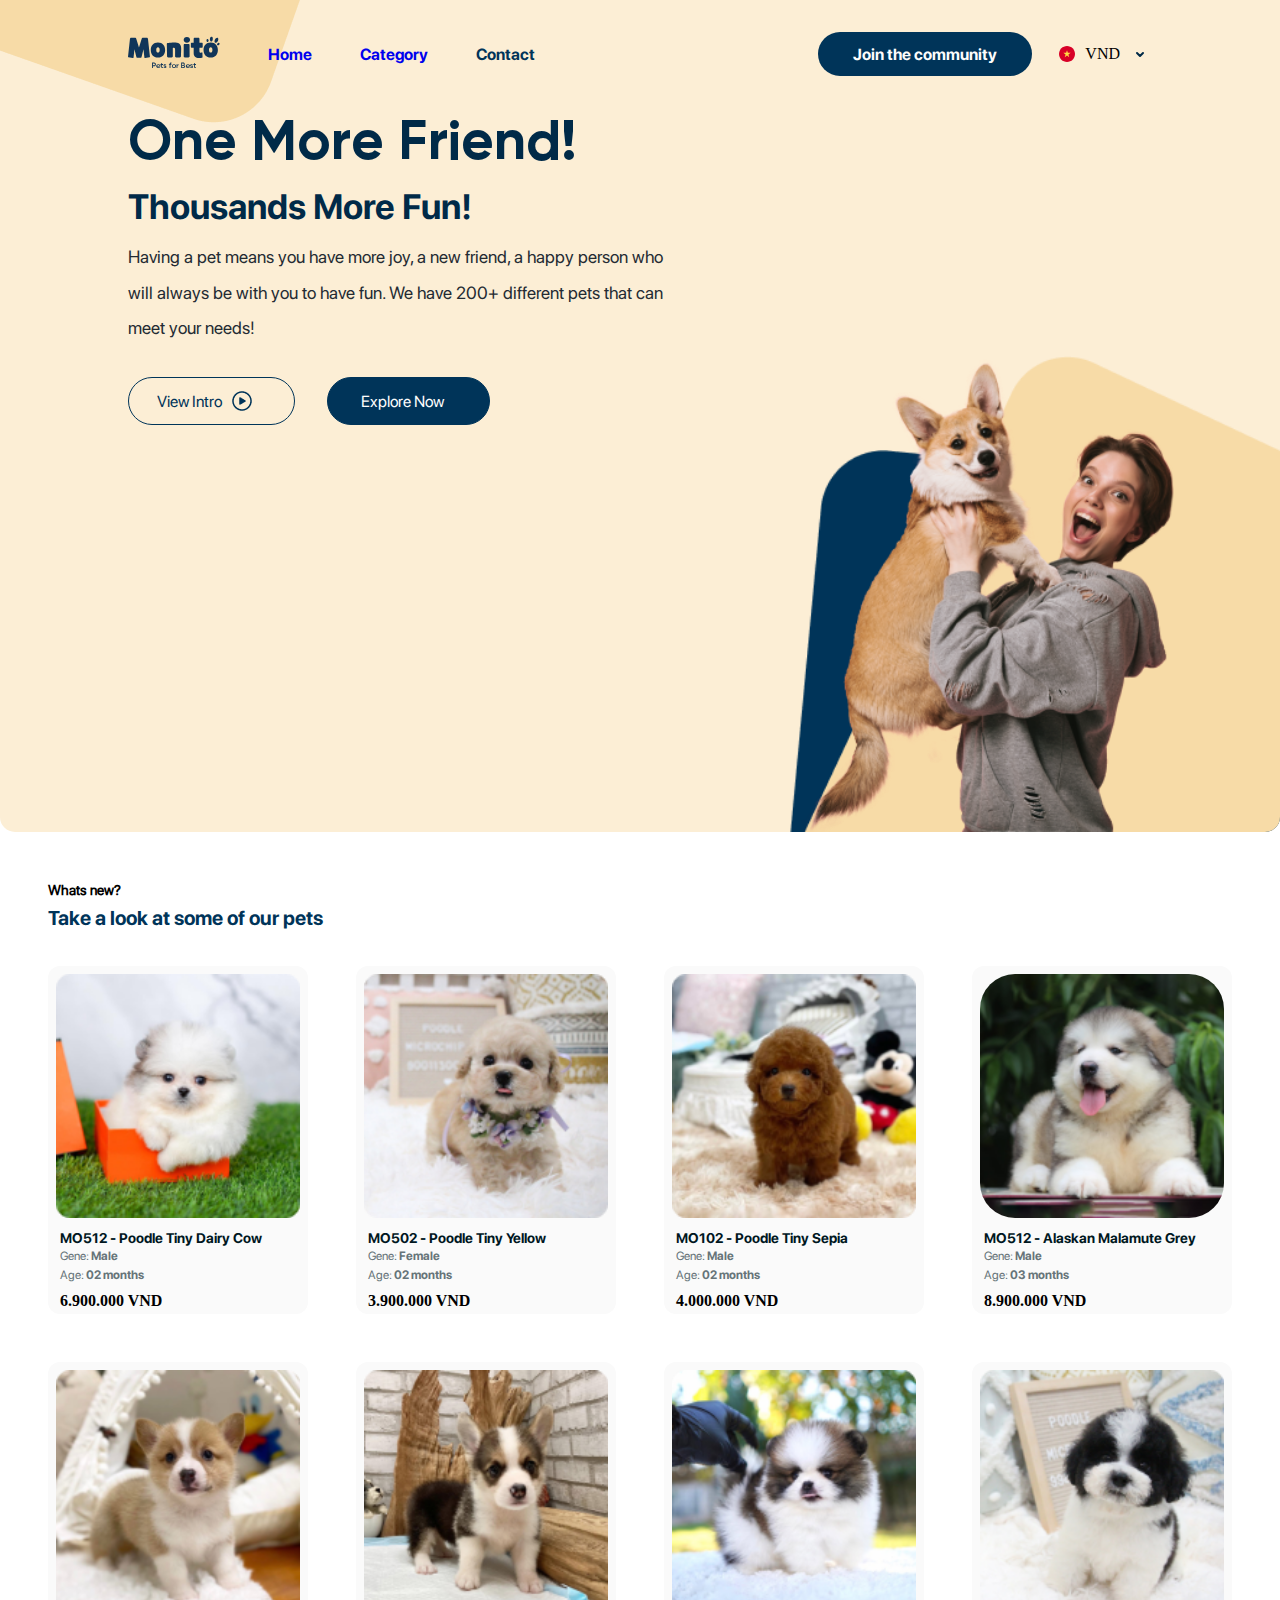
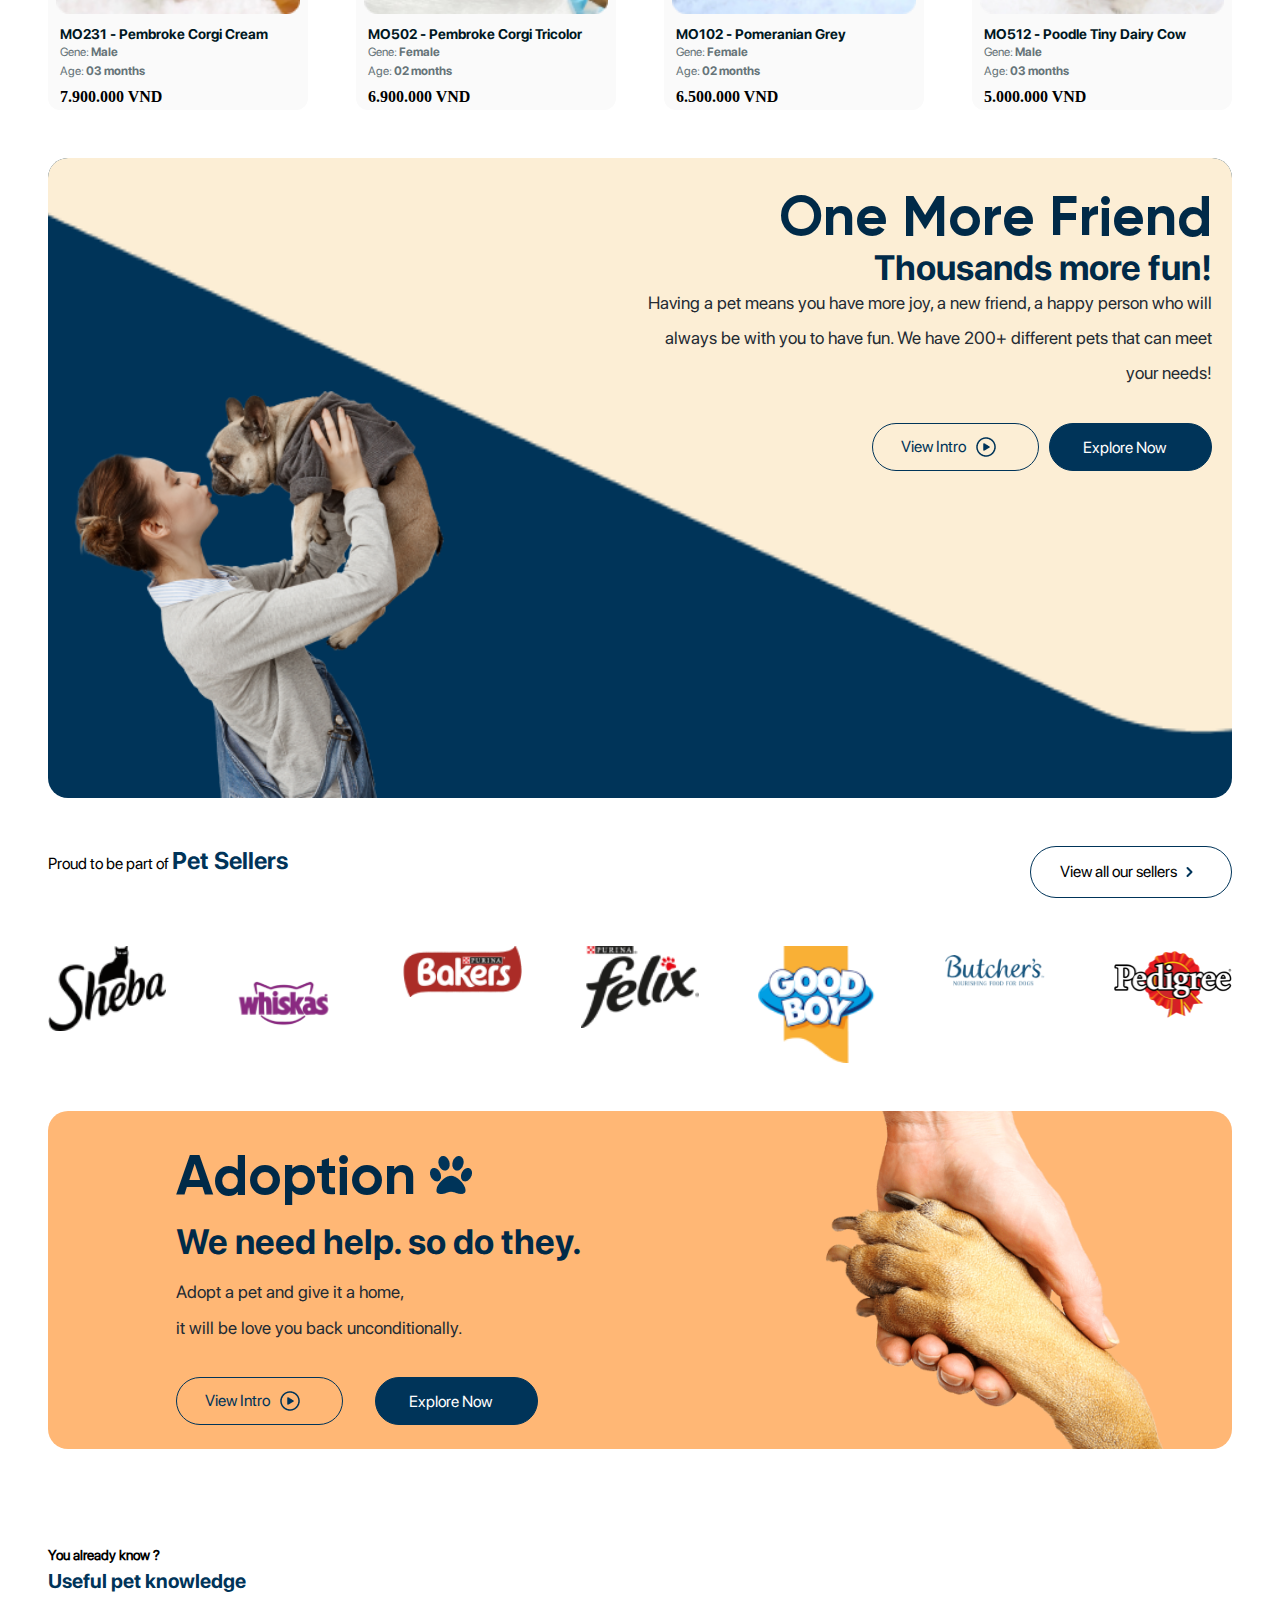
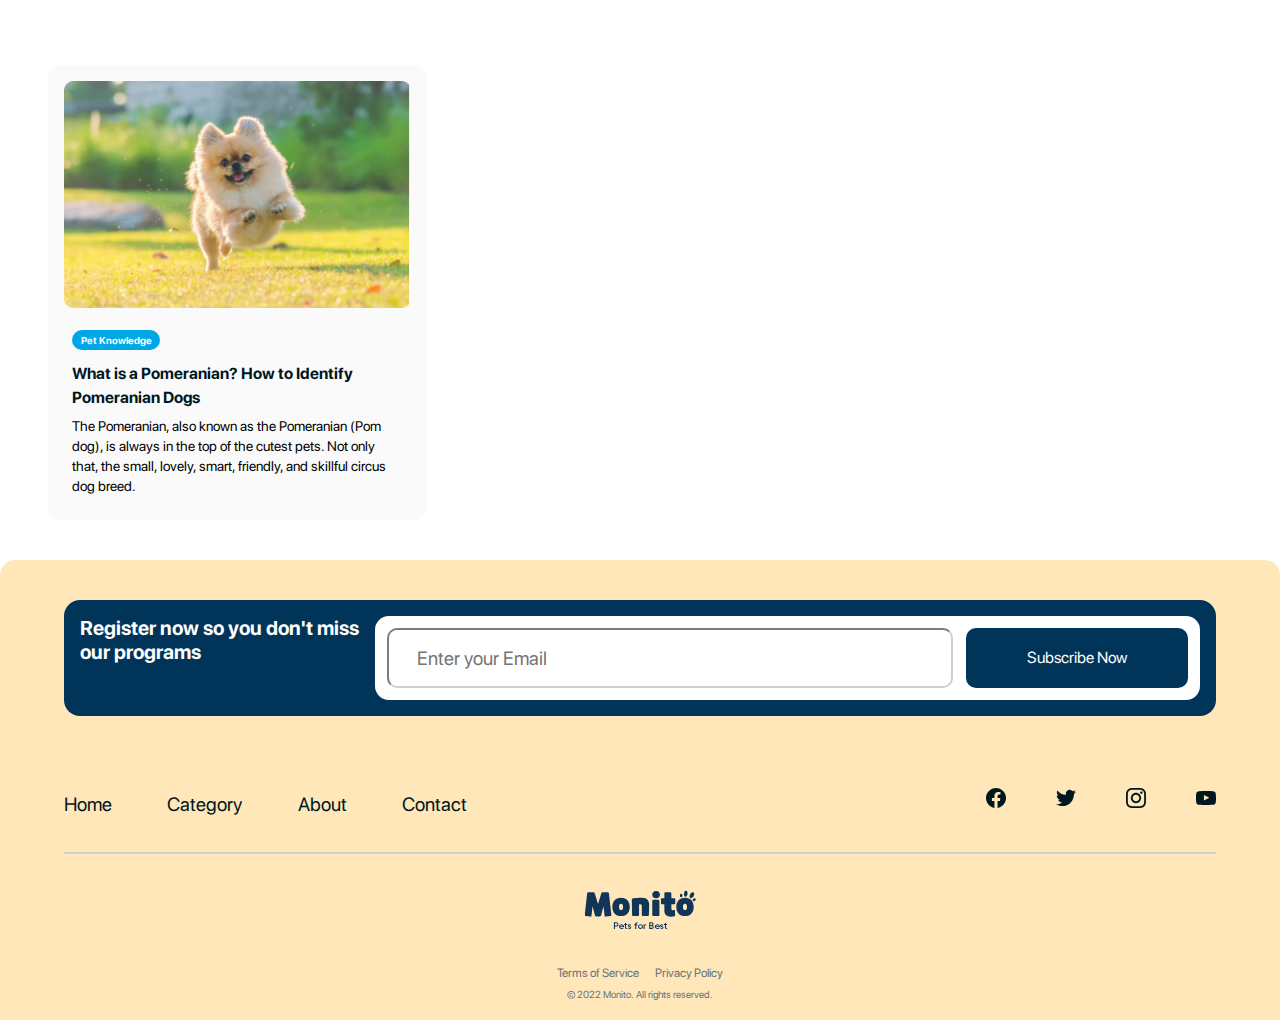
<file: index.html>
<!DOCTYPE html>
<html lang="en">
<head>
    <meta charset="UTF-8">
    <meta name="viewport" content="width=device-width, initial-scale=1.0">
    <link rel="stylesheet" href="./css/style.css">
    <script src="./script.js" defer></script>
    <title>Monito - Homepage</title>
</head>

<body>

    <header>

        <img class = "top-yellow-rectangle" src="./assets/images/homepage/top-yellow-rectangle.png" alt="">

            <nav class="navbar"> 
                <ul class = "logo-nav-list"> 
                    <li class="main-logo nav-link"><a href="index.html"><img src="./assets/images/homepage/logo.svg" alt=""></a></li>
                    <li class="nav-link"><a href="./index.html">Home</a></li>
                    <li class="nav-link category"><a href="./category.html">Category</a></li>
                    <li class="nav-link">Contact</li>
                </ul>
                <div class="nav-icon">
                    <div class="join-button">
                        <h6 class="join-the-community">Join the community</h6>
                    </div>
                    <div class="vnd-frame">
                        <img src="./assets/images/homepage/vnd-valute-svg.svg" alt="">
                        <span>VND</span>
                        <img src=".//assets/images/homepage/vnd-arrow.svg" alt="">
                        <img class = "menu-icon toggle-btn" src="./assets/images/homepage/menu-icon.svg" alt="">
                    </div>
                    
                </div>
            </nav>

            <div class="dropdown-menu" id="menu-list">
                <li class="nav-link">Home</li>
                <li class="nav-link category">Category</li>
                <li class="nav-link">Contact</li>
                <div class="dropdown-join-button">
                    <h6 class="join-the-community">Join the community</h6>
                </div>
                <div class="vnd-frame">
                    <img src="./assets/images/homepage/vnd-valute-svg.svg" alt="">
                    <span>VND</span>
                    <img src=".//assets/images/homepage/vnd-arrow.svg" alt="">
                </div>
                <li class="main-logo nav-link dropdown-logo"><a href="index.html"><img src="./assets/images/homepage/logo.svg" alt=""></a></li>
            </div>






            
            

            







        

        <div class="main-info">
            <h1 class = "main-title">One More Friend!</h1>
            <h2 class = "secondary-title">Thousands More Fun!</h2>
            <p class = "main-paragraph">Having a pet means you have more joy, a new friend, a happy person who will always be with you to have fun. We have 200+ different pets that can meet your needs!</p>
        </div>

        <div class="explore">
            <div class = "intro">
                    <span>View Intro</span>
                    <img src="./assets/images/homepage/play-circle.png" alt="">
            </div>
            <div class = "explore-now">
                <span>Explore Now</span>
            </div>
        </div>

        <img class = "blue-main-rectangle" src="./assets/images/homepage/blue-main-rectangle.png" alt="">
        <img class = "bottom-yellow-rectangle" src="./assets/images/homepage/bottom-yellow-rectangle.png" alt="">

        <img class = "main-image-woman" src="./assets/images/homepage/main-image-woman.png" alt="">



    </header>


        <main>


<div class="view-more-upper-dogs">

            <div class="new-look">
                <h6 class = "whats-new">Whats new?</h6>
                <h3 class = "take-a-look">Take a look at some of our pets</h3>
            </div>
            <div class="view-more-button-upper">
                <a href="./category.html">
                <div class="view-more">
                    <p class = "view-more-text">View more</p>
                    <img src="./assets/images/homepage/view-more-arrow.svg" alt="">
                </div>
                </a>
            </div>

 </div>       

            <section class="grid-container">

                <div class="dog-wrapper">
                    <div class="dog-card">
                        <img src="./assets/images/dogPictures/Pomeranian White.png" alt="">
                        <div class="dogs-info-wrapper">
                            <h1 class = "dog-names">MO512 - Poodle Tiny Dairy Cow</h1>
                            <span class = "gene">Gene: <strong class = "dog-info-strong">Male</strong></span><br>
                            <span class = "age">Age: <strong class = "dog-info-strong">02 months</strong></span><br>
                            <span><strong class = "homepage-price">6.900.000 VND</strong></span>
                        </div>
                        
                    </div>
                </div>

                <div class="dog-wrapper">
                    <div class="dog-card">
                        <img src="./assets/images/dogPictures/Poodle Tiny Yellow.png" alt="">
                        <div class="dogs-info-wrapper">
                            <h1 class = "dog-names">MO502 - Poodle Tiny Yellow</h1>
                            <span class = "gene">Gene: <strong class = "dog-info-strong">Female</strong></span><br>
                            <span class = "age">Age: <strong class = "dog-info-strong">02 months</strong></span><br>
                            <span><strong class = "homepage-price">3.900.000 VND</strong></span>
                        </div>
                    </div>
                </div>

                <div class="dog-wrapper">
                    <div class="dog-card">
                        <img src="./assets/images/dogPictures/Poodle Tiny Sepia.png" alt="">
                        <div class="dogs-info-wrapper">
                            <h1 class = "dog-names">MO102 - Poodle Tiny Sepia</h1>
                            <span class = "gene">Gene: <strong class = "dog-info-strong">Male</strong></span><br>
                            <span class = "age">Age: <strong class = "dog-info-strong">02 months</strong></span><br>
                            <span><strong class = "homepage-price">4.000.000 VND</strong></span>
                        </div>
                        
                    </div>
                </div>

                <div class="dog-wrapper">
                    <div class="dog-card">
                        <img class = "alaskan" src="./assets/images/dogPictures/Alaskan Malamute Grey.png" alt="">
                        <div class="dogs-info-wrapper">
                            <h1 class = "dog-names">MO512 - Alaskan Malamute Grey</h1>
                            <span class = "gene">Gene: <strong class = "dog-info-strong">Male</strong></span><br>
                            <span class = "age">Age: <strong class = "dog-info-strong">03 months</strong></span><br>
                            <span><strong class = "homepage-price">8.900.000 VND</strong></span>
                        </div>
                    </div>
                </div>

                <div class="dog-wrapper">
                    <div class="dog-card">
                        <img src="./assets/images/dogPictures/Pembroke Corgi Cream.png" alt="">
                        <div class="dogs-info-wrapper">
                            <h1 class = "dog-names">MO231 - Pembroke Corgi Cream</h1>
                            <span class = "gene">Gene: <strong class = "dog-info-strong">Male</strong></span><br>
                            <span class = "age">Age: <strong class = "dog-info-strong">03 months</strong></span><br>
                            <span><strong class = "homepage-price">7.900.000 VND</strong></span>
                        </div>
                    </div>
                </div>

                <div class="dog-wrapper">
                    <div class="dog-card">
                        <img src="./assets/images/dogPictures/Pembroke Corgi Tricolor.png" alt="">
                        <div class="dogs-info-wrapper">
                            <h1 class = "dog-names">MO502 - Pembroke Corgi Tricolor</h1>
                            <span class = "gene">Gene: <strong class = "dog-info-strong">Female</strong></span><br>
                            <span class = "age">Age: <strong class = "dog-info-strong">02 months</strong></span><br>
                            <span><strong class = "homepage-price">6.900.000 VND</strong></span>
                        </div>
                    </div>
                </div>

                <div class="dog-wrapper">
                    <div class="dog-card">
                        <img src="./assets/images/dogPictures/Pomeranian Grey.png" alt="">
                        <div class="dogs-info-wrapper">
                            <h1 class = "dog-names">MO102 - Pomeranian Grey</h1>
                            <span class = "gene">Gene: <strong class = "dog-info-strong">Female</strong></span><br>
                            <span class = "age">Age: <strong class = "dog-info-strong">02 months</strong></span><br>
                            <span><strong class = "homepage-price">6.500.000 VND</strong></span>
                        </div>
                    </div>
                </div>

                <div class="dog-wrapper">
                    <div class="dog-card">
                        <img src="./assets/images/dogPictures/Poodle Tiny Dairy Cow.png" alt="">
                        <div class="dogs-info-wrapper">
                            <h1 class = "dog-names">MO512 - Poodle Tiny Dairy Cow</h1>
                            <span class = "gene">Gene: <strong class = "dog-info-strong">Male</strong></span><br>
                            <span class = "age">Age: <strong class = "dog-info-strong">03 months</strong></span><br>
                            <span><strong class = "homepage-price">5.000.000 VND</strong></span>
                        </div>
                    </div>
                </div>

            </section>

            <div class="view-more-button">
                <a href="./category.html">
                <div class="view-more">
                    <p class = "view-more-text">View more</p>
                    <img src="./assets/images/homepage/view-more-arrow.svg" alt="">
                </div>
                </a>
            </div>

            <section class="banner">

                <img class = "yellow-top-banner-rectangle" src="./assets/images/homepage/yellow-top-banner-rectangle.png" alt="">
<div class="float-right">
        <div class="banner-info">
                <h1 class="banner-main-title">one more friend</h1>
                <h2 class="banner-secondary-title">Thousands more fun!</h2>
                <p class="banner-p">Having a pet means you have more joy, a new friend, a happy person who will always be with you to have fun. We have 200+ different pets that can meet your needs!</p>
        </div>

                <div class="banner-explore">
                    <div class = "intro">
                            <span>View Intro</span>
                            <img src="./assets/images/homepage/play-circle.png" alt="">
                    </div>
                    <div class = "explore-now">
                        <span>Explore Now</span>
                    </div>
                </div>
</div>
                

                <img class = "girl-kissing-puppy" src="./assets/images/homepage/girl-kissing-puppy.png" alt="">

            </section>

<div class="view-more-flex">
            <div class="choose-products">
                <h6 class="choose">Hard to choose right products for your pets?</h6>
                <h3 class="products-title">Our Products</h3>
            </div>

            <div class="view-more-button-2">
                <div class="view-more-2">
                    <p class = "view-more-text-2">View more</p>
                    <img src="./assets/images/homepage/view-more-arrow.svg" alt="">
                </div>
            </div>
</div>
























            

            <section class="products-container">

                <div class="product-wrapper">
                    <div class="product-card">
                        <img class = "product-images" src="./assets/images/homepage/1.png" alt="">

                        <div class="product-info-wrapper">
<div class="gap">
                            <h1 class = "product-name">Reflex Plus Adult Cat Food Salmon</h1>
                            <div class="product-info">
                                <span class = "product">Product: <strong class = "prodcut-info-strong">Dog Food</strong></span>
                                <span class = "dot">•</span>
                                <span class = "size">Size: <strong class = "size-info-strong">385gm</strong></span>
                            </div>  
                        </div>
                            <span><strong class = "product-price">140.000 VND</strong></span>

                            <div class="toy-shaker-button">
                                <img src="./assets/images/homepage/gift-icon.png" alt="">
                                <span>•</span>
                                <h6 class="toy-shaker-text">Free Toy & Free Shaker</h6>
                            </div>

                        </div>
                    </div>
                </div>

                <div class="product-wrapper">
                    <div class="product-card">
                        <img class = "product-images" src="./assets/images/homepage/2.png" alt="">

                        <div class="product-info-wrapper">

                            <h1 class = "product-name">Reflex Plus Adult Cat Food Salmon</h1>
                            <div class="product-info">
                                <span class = "product">Product: <strong class = "prodcut-info-strong">Dog Food</strong></span>
                                <span class = "dot">•</span>
                                <span class = "size">Size: <strong class = "size-info-strong">385gm</strong></span>
                            </div>  

                            <span><strong class = "product-price">140.000 VND</strong></span>

                            <div class="toy-shaker-button">
                                <img src="./assets/images/homepage/gift-icon.png" alt="">
                                <span>•</span>
                                <h6 class="toy-shaker-text">Free Toy & Free Shaker</h6>
                            </div>

                        </div>
                    </div>
                </div>

                <div class="product-wrapper">
                    <div class="product-card">
                        <img class = "product-images" src="./assets/images/homepage/3.png" alt="">

                        <div class="product-info-wrapper">

                            <h1 class = "product-name">Cat scratching ball toy kitten sisal rope ball</h1>
                            <div class="product-info">
                                <span class = "product">Product: <strong class = "prodcut-info-strong">Dog Food</strong></span>
                                <span class = "dot">•</span>
                                <span class = "size">Size: <strong class = "size-info-strong">385gm</strong></span>
                            </div>  

                            <span><strong class = "product-price">140.000 VND</strong></span>

                            <div class="toy-shaker-button">
                                <img src="./assets/images/homepage/gift-icon.png" alt="">
                                <span>•</span>
                                <h6 class="toy-shaker-text">Free Toy & Free Shaker</h6>
                            </div>

                        </div>
                    </div>
                </div>

                <div class="product-wrapper">
                    <div class="product-card">
                        <img class = "product-images" src="./assets/images/homepage/4.png" alt="">

                        <div class="product-info-wrapper">

                            <h1 class = "product-name">Cute Pet Cat Warm Nest</h1>
                            <div class="product-info">
                                <span class = "product">Product: <strong class = "prodcut-info-strong">Dog Food</strong></span>
                                <span class = "dot">•</span>
                                <span class = "size">Size: <strong class = "size-info-strong">385gm</strong></span>
                            </div>  

                            <span><strong class = "product-price">140.000 VND</strong></span>

                            <div class="toy-shaker-button">
                                <img src="./assets/images/homepage/gift-icon.png" alt="">
                                <span>•</span>
                                <h6 class="toy-shaker-text">Free Toy & Free Shaker</h6>
                            </div>

                        </div>
                    </div>
                </div>

                <div class="product-wrapper">
                    <div class="product-card">
                        <img class = "product-images" src="./assets/images/homepage/5.png" alt="">

                        <div class="product-info-wrapper">

                            <h1 class = "product-name">NaturVet Dogs - Omega-Gold Plus Salmon Oil</h1>
                            <div class="product-info">
                                <span class = "product">Product: <strong class = "prodcut-info-strong">Dog Food</strong></span>
                                <span class = "dot">•</span>
                                <span class = "size">Size: <strong class = "size-info-strong">385gm</strong></span>
                            </div>  

                            <span><strong class = "product-price">140.000 VND</strong></span>

                            <div class="toy-shaker-button">
                                <img src="./assets/images/homepage/gift-icon.png" alt="">
                                <span>•</span>
                                <h6 class="toy-shaker-text">Free Toy & Free Shaker</h6>
                            </div>

                        </div>
                    </div>
                </div>

                <div class="product-wrapper">
                    <div class="product-card">
                        <img class = "product-images" src="./assets/images/homepage/6.png" alt="">

                        <div class="product-info-wrapper">

                            <h1 class = "product-name">Costumes Fashion Pet Clother Cowboy Rider</h1>
                            <div class="product-info">
                                <span class = "product">Product: <strong class = "prodcut-info-strong">Dog Food</strong></span>
                                <span class = "dot">•</span>
                                <span class = "size">Size: <strong class = "size-info-strong">385gm</strong></span>
                            </div>  

                            <span><strong class = "product-price">140.000 VND</strong></span>

                            <div class="toy-shaker-button">
                                <img src="./assets/images/homepage/gift-icon.png" alt="">
                                <span>•</span>
                                <h6 class="toy-shaker-text">Free Toy & Free Shaker</h6>
                            </div>

                        </div>
                    </div>
                </div>

                <div class="product-wrapper">
                    <div class="product-card">
                        <img class = "product-images" src="./assets/images/homepage/7.png" alt="">

                        <div class="product-info-wrapper">

                            <h1 class = "product-name">Costumes Chicken Drumstick Headband</h1>
                            <div class="product-info">
                                <span class = "product">Product: <strong class = "prodcut-info-strong">Dog Food</strong></span>
                                <span class = "dot">•</span>
                                <span class = "size">Size: <strong class = "size-info-strong">385gm</strong></span>
                            </div>  

                            <span><strong class = "product-price">140.000 VND</strong></span>

                            <div class="toy-shaker-button">
                                <img src="./assets/images/homepage/gift-icon.png" alt="">
                                <span>•</span>
                                <h6 class="toy-shaker-text">Free Toy & Free Shaker</h6>
                            </div>

                        </div>
                    </div>
                </div>

                <div class="product-wrapper">
                    <div class="product-card">
                        <img class = "product-images" src="./assets/images/homepage/8.png" alt="">

                        <div class="product-info-wrapper">

                            <h1 class = "product-name">Plush Pet Toy
                            </h1>
                            <div class="product-info">
                                <span class = "product">Product: <strong class = "prodcut-info-strong">Dog Food</strong></span>
                                <span class = "dot">•</span>
                                <span class = "size">Size: <strong class = "size-info-strong">385gm</strong></span>
                            </div>  

                            <span><strong class = "product-price">140.000 VND</strong></span>

                            <div class="toy-shaker-button">
                                <img src="./assets/images/homepage/gift-icon.png" alt="">
                                <span>•</span>
                                <h6 class="toy-shaker-text">Free Toy & Free Shaker</h6>
                            </div>

                        </div>
                    </div>
                </div>

                
                

                



            </section>





            <div class="pet-sellers">
                <p class="proud-p">Proud to be part of <span class="pet-sellers-span">Pet Sellers</span></p>
                <div class="view-sellers-button">
                    <p class="view-sellers-text">View all our sellers</p>
                    <img src="./assets/images/homepage/view-more-arrow.svg" alt="">
                </div>
            </div>

            <section class="seller-logos">
                <img src="./assets/images/homepage/seller 1.png" alt="">
                <img src="./assets/images/homepage/seller 2.png" alt="">
                <img src="./assets/images/homepage/seller 3.png" alt="">
                <img src="./assets/images/homepage/seller 4.png" alt="">
                <img src="./assets/images/homepage/seller 5.png" alt="">
                <img src="./assets/images/homepage/seller 6.png" alt="">
                <img src="./assets/images/homepage/seller 7.png" alt="">
            </section>

            <section class="adoption">

            <div>
                <div class = "top-light-yellow-adoption-rectangle"></div>

                <div class="main-info">
                    <h1 class = "main-title">Adoption <img src="./assets/images/homepage/paw.png" alt=""></h1>
                    <h2 class = "secondary-title">We need help. so do they.</h2>
                    <p class = "main-paragraph">Adopt a pet and give it a home,<br>
                        it will be love you back unconditionally.</p>
                </div>

                <div class = "bottom-dark-yellow-adoption-rectangle"></div>
        
                <div class="explore">
                    <div class = "intro">
                            <span>View Intro</span>
                            <img src="./assets/images/homepage/play-circle.png" alt="">
                    </div>
                    <div class = "explore-now">
                        <span>Explore Now</span>
                    </div>
                </div>
            </div>

                <img class = "dog-hand" src="./assets/images/homepage/dog-hand.png" alt="">

            </section>

















                <div class="useful-slider">
                    <div class = "useful-knowledge">
                        <h6 class = "know">You already know ?</h6>
                        <h3 class = "useful">Useful pet knowledge</h3>
                    </div>
                    <div class="slider-arrows">
                        <div class="left-arrow">
                            <img id = "left-arrow" src="./assets/images/homepage/left-arrow.svg" alt="">
                        </div>
                        <div class="right-arrow" >
                            <img id="right-arrow" src="./assets/images/homepage/right-arrow.svg" alt="">
                        </div>
                    </div>
                </div>


                
            <section class = "pet-knowledge-banner-slider">

                <div class = "pomeranian-banner">

                    <div class ="knowledge-card">
                        <img src="./assets/images/dogPictures/pomeranian.png" alt="">
                        <div class="pomeranian-info-wrapper">
                            <div class="pet-tag">
                            <p class = "pet-tag-text">Pet Knowledge</p>
                            </div>
                            <h4 class =  "pomeranian-title">What is a Pomeranian? How to Identify Pomeranian Dogs</h4>
                            <p class="pomeranian-p">The Pomeranian, also known as the Pomeranian (Pom dog), is always in the top of the cutest pets. Not only that, the small, lovely, smart, friendly, and skillful circus dog breed.</p>
                        </div>
                        
                    </div>

                </div>

                <div class = "pomeranian-banner diet-banner">

                    <div class ="knowledge-card">
                        <img src="./assets/images/dogPictures/diet-image.png" alt="">
                        <div class="pomeranian-info-wrapper">
                            <div class="pet-tag">
                            <p class = "pet-tag-text">Pet Knowledge</p>
                            </div>
                            <h4 class =  "pomeranian-title">Dog Diet You Need To Know</h4>
                            <p class="pomeranian-p">Dividing a dog's diet may seem simple at first, but there are some rules you should know so that your dog can easily absorb the nutrients in the diet. For those who are just starting to raise dogs, especially newborn puppies with relatively weak resistance.</p>
                        </div>
                        
                    </div>
                </div>


                <div class = "pomeranian-banner biting-banner">

                    <div class ="knowledge-card">
                        <img src="./assets/images/dogPictures/biting-image.png" alt="">
                        <div class="pomeranian-info-wrapper">
                            <div class="pet-tag">
                            <p class = "pet-tag-text">Pet Knowledge</p>
                            </div>
                            <h4 class =  "pomeranian-title">Why Dogs Bite and Destroy Furniture and How to Prevent It Effectively</h4>
                            <p class="pomeranian-p">Dog bites are common during development. However, no one wants to see their furniture or important items being bitten by a dog.</p>
                        </div>
                        
                    </div>
                </div>




            </section>

        <section class="real-life-timer">    
<h1 class="timer-title">Big Summer Event</h1>
            <div class="countdown">
                <div class="timer-border">
                    <p id="days" class="count-numbers">00</p>
                    <span class="date-counter">Days</span>
                </div>
                <div class="timer-border">
                    <p id="hours" class="count-numbers">00</p>
                    <span class="date-counter">Hours</span>
                </div>
                <div class="timer-border">
                    <p id="minutes" class="count-numbers">00</p>
                    <span class="date-counter">Minutes</span>
                </div>
                <div class="timer-border">
                    <p id="seconds" class="count-numbers">00</p>
                    <span class="date-counter">Seconds</span>
                </div>
            </div>

        </section>


          
            
            

            
        </main>

        <footer>
           <section class="registration">
            <div class="register-wrapper">
                <h5 class="register-title">Register now so you don't miss our programs</h5>
                    <div class="registration-form">
                        
                            
                                <input class = "homepage-register-email" type="email" placeholder="Enter your Email">
                            
                        
                                 <div class="subscribe-now">
                                    <p class="subscribe-now-text">Subscribe Now</p>
                                </div>
                        
                    </div>
            </div>
           </section>

        <div class="nav-media">
            <ul class="footer-nav-links">
                    <li class = "footer-link"><a class = "footer-link" href="#">Home</a></li>
                    <li class = "footer-link"><a class = "footer-link" href="#">Category</a></li>
                    <li class = "footer-link"><a class = "footer-link" href="#">About</a></li>
                    <li class = "footer-link"><a class = "footer-link" href="#">Contact</a></li>
            </ul>

            <ul class="footer-media-links">
                <li class="media-link" ><img src="./assets/images/icons/Facebook - Negative.svg" alt=""></li>
                <li class="media-link" ><img src="./assets/images/icons/Twitter - Negative.svg" alt=""></li>
                <li class="media-link" ><img src="./assets/images/icons/Instagram - Negative.svg" alt=""></li>
                <li class="media-link" ><img src="./assets/images/icons/YouTube - Negative.svg" alt=""></li>
            </ul>

        </div> 
<div class="social-border-bottom"></div>
            <div class="lower-footer">
                
                <a href="./index.html"><img class="footer-logo" src="./assets/images/homepage/logo.svg" alt="" ></a>
                <div class="terms-policy">
                    <span class = "terms">Terms of Service</span>
                    <span class="policy">Privacy Policy</span>
                </div>
                <span class="rights-reserved">© 2022 Monito. All rights reserved.</span>
                
            </div>

            

            
           


        </footer>


        



    
    
</body>
</html>
</file>
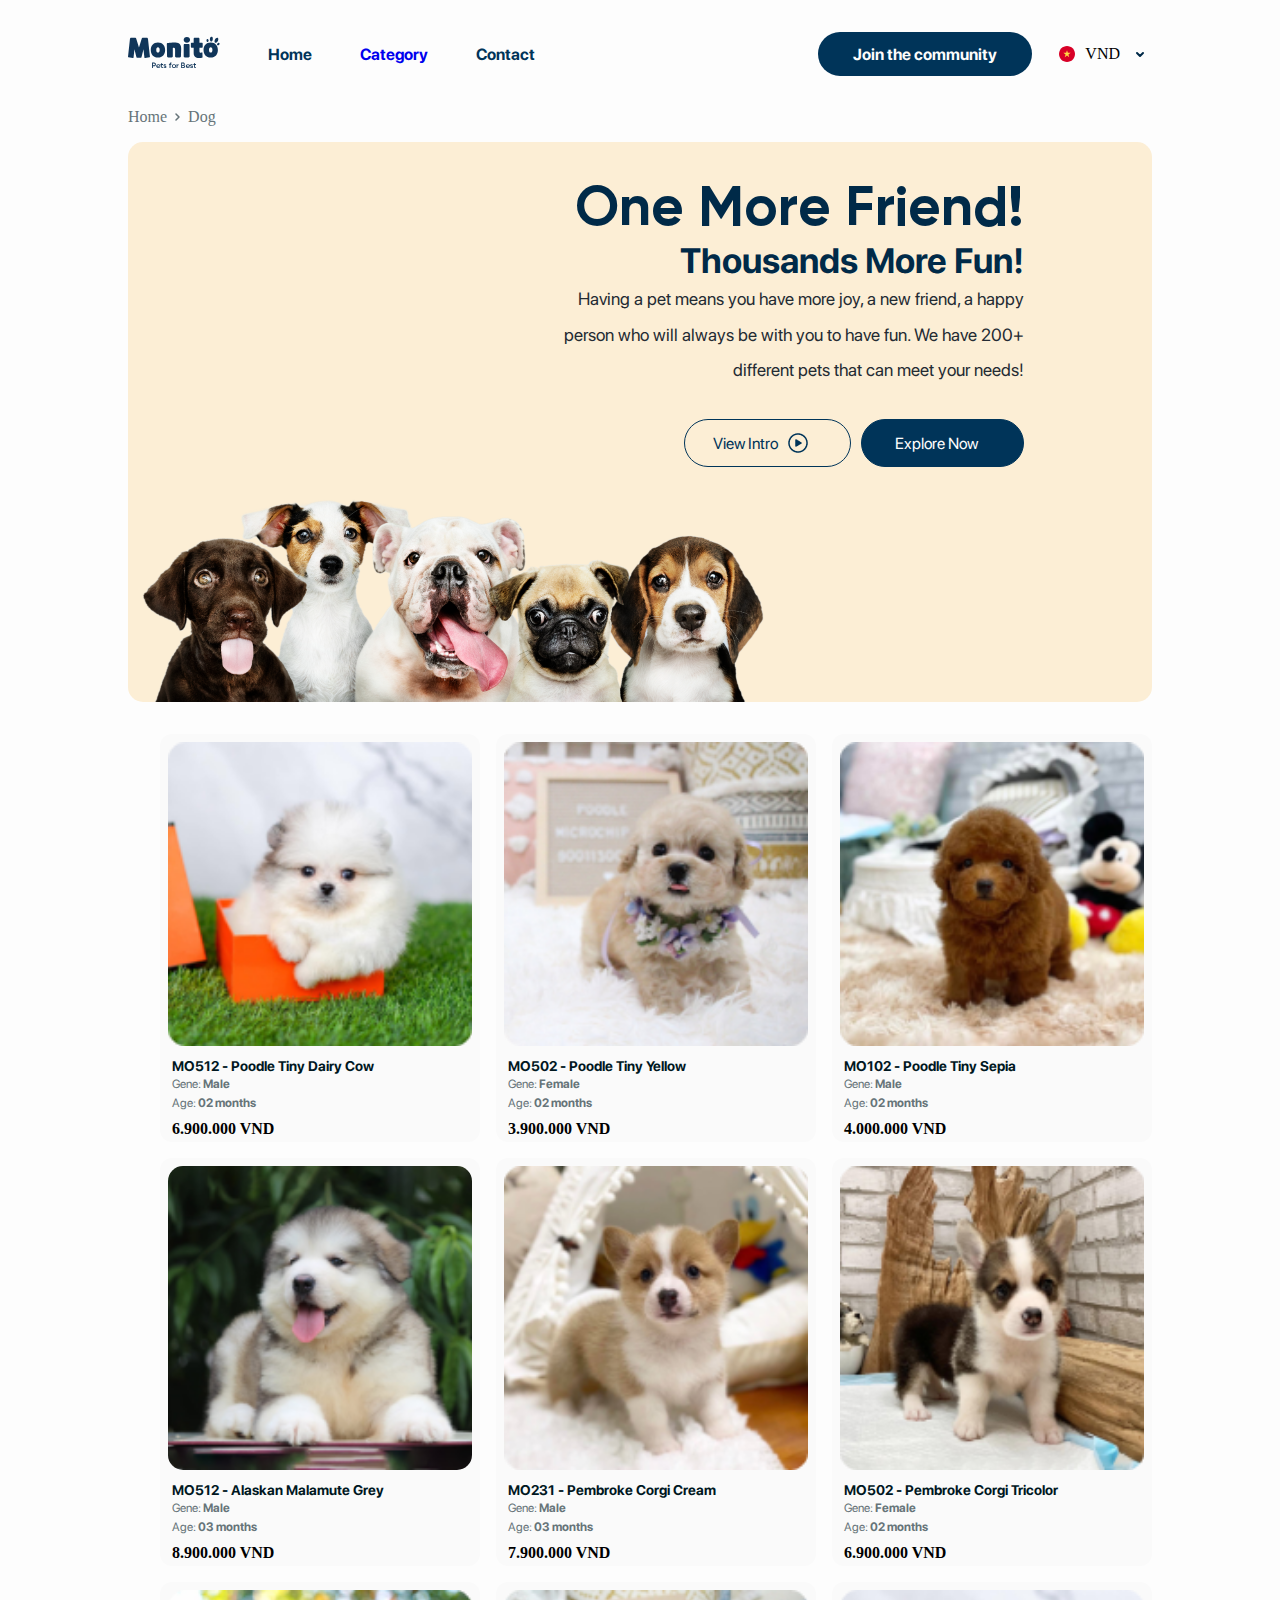
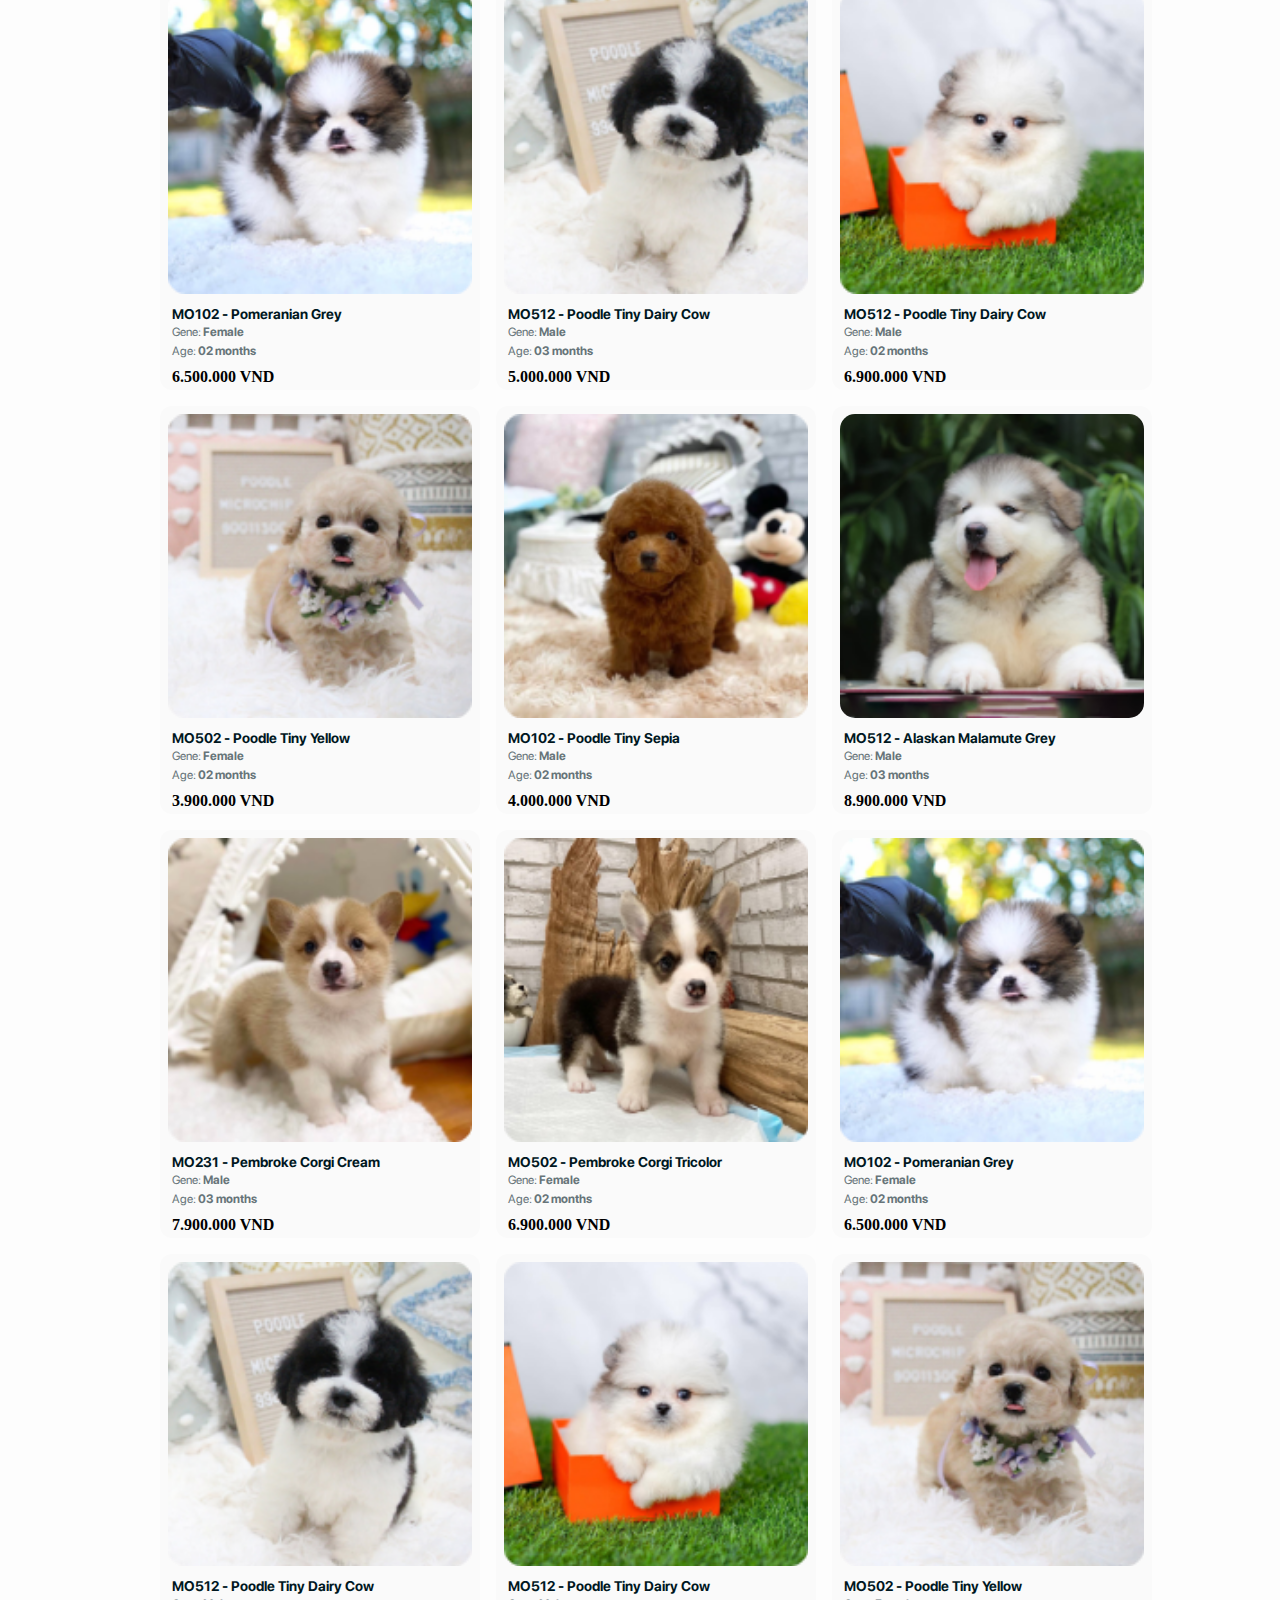
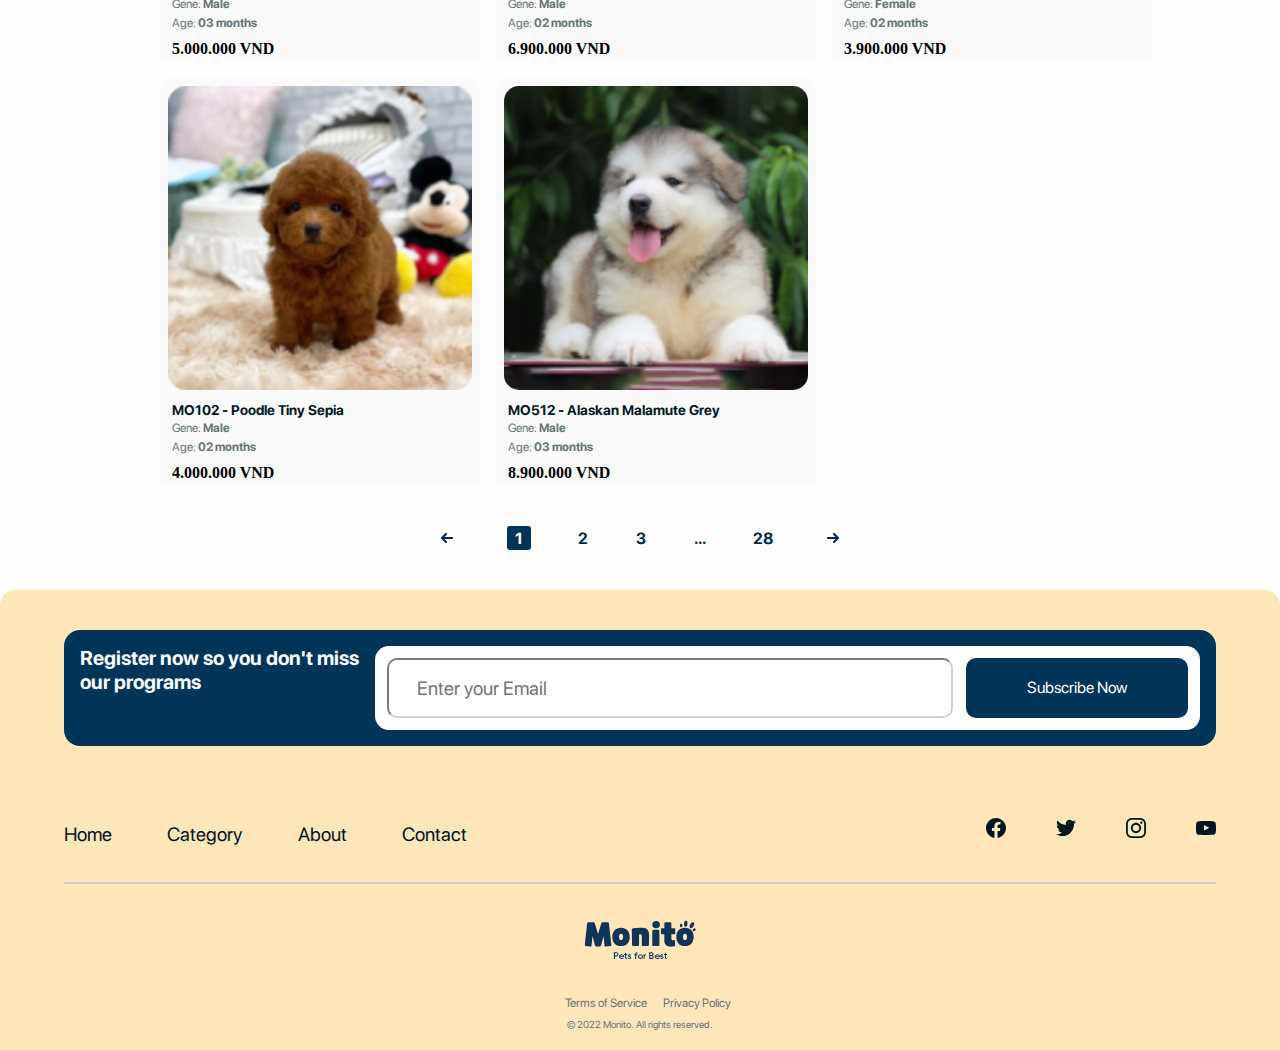
<file: category.html>
<!DOCTYPE html>
<html lang="en">
<head>
    <meta charset="UTF-8">
    <meta name="viewport" content="width=device-width, initial-scale=1.0">
    <link rel="stylesheet" href="./css/category.css">
    <script src="./category.js" defer></script>
    <title>Category</title>
</head>
<body>
    <header>

        <nav class="navbar"> 
            <ul class = "logo-nav-list"> 
                <li class="main-logo nav-link"><a href="index.html"><img src="./assets/images/homepage/logo.svg" alt=""></a></li>
                <li class="nav-link home-nav-link"><a href="./index.html">Home</a></li>
                <li class="nav-link category"><a href="./category.html">Category</a></li>
                <li class="nav-link">Contact</li>
            </ul>

            <div class="nav-icon">
                <div class="join-button">
                    <h6 class="join-the-community">Join the community</h6>
                </div>
                <div class="vnd-frame">
                    <img src="./assets/images/homepage/vnd-valute-svg.svg" alt="">
                    <span>VND</span>
                    <img src=".//assets/images/homepage/vnd-arrow.svg" alt="">
                    <img class = "menu-icon toggle-btn" src="./assets/images/homepage/menu-icon.svg" alt="">
                </div>
                
            </div>
        </nav>
    </header>



    <main>

        <div class="dropdown-menu" id="menu-list">
            <li class="nav-link">Home</li>
            <li class="nav-link category">Category</li>
            <li class="nav-link">Contact</li>
            <div class="dropdown-join-button">
                <h6 class="join-the-community">Join the community</h6>
            </div>
            <div class="vnd-frame">
                <img src="./assets/images/homepage/vnd-valute-svg.svg" alt="">
                <span>VND</span>
                <img src=".//assets/images/homepage/vnd-arrow.svg" alt="">
            </div>
            <li class="main-logo nav-link dropdown-logo"><a href="index.html"><img src="./assets/images/homepage/logo.svg" alt=""></a></li>
        </div>




        <!-- <section class="dropdown-join">
            <h6 class="username">John Doe</h6>
            <div class="border"></div>
            <div class="profile-div">
                <img src="./assets/images/homepage/user.svg" alt="">
                <span class="profile-text">profile</span>
            </div>
            <div class="log-out-div">
                <img src="./assets/images/homepage/log-out.svg" alt="">
                <span class="log-out-text">log out</span>
            </div>  
        </section> -->



        <div class="home-nav-span">
            <p class="home-p">Home</p>
            <img class = "right-arrow-p" src="./assets/images/category/right-grey-arrow.svg" alt="">
            <p class="dog-p">Dog</p>
        </div>

    <section class="main-banner">
        <div class="float-right">
        <div class = "one-more-friend">
            <h1 class="main-title">One More Friend!</h1>
            <h2 class="secondary-title">Thousands More Fun!</h2>
            <p class="main-paragraph">Having a pet means you have more joy, a new friend, a happy person who will always be with you to have fun. We have 200+ different pets that can meet your needs!</p>
        </div>

        <div class="explore">
            <div class = "intro">
                    <span>View Intro</span>
                    <img src="./assets/images/homepage/play-circle.png" alt="">
            </div>
            <div class = "explore-now">
                <span>Explore Now</span>
            </div>
        </div>

        </div>

        <img class = "category-main-dogs" src="./assets/images/category/category-main-dogs.png" alt="">
        

    </section>  






    <section class="filter-section">
        <div class="filter-button">
                <p class = "sort-by">Sort by: <span class="filter-sort">Popular</span></p>
                <img src="./assets/images/category/down-arrow.png" alt="">
        </div>
        <div class="filter-logo">
            <img src="./assets/images/category/filter-icon.svg" alt="">
            <h6 class="filter-logo-text">Filter</h6>
        </div>  
    </section>

<section class="split-category">

    <section class="desktop-filter-section">
        <h3 class="filter-title">Filter</h3>
<div class="gender-gap">
        <h4 class="filter-gender">Gender</h4>
        <div class="filter-gender-male-check">
            <input type="checkbox">
            <span class="filter-gender-male">Male</span>
        </div>
        <div class="filter-gender-female-check">
            <input type="checkbox">
            <span class="filter-gender-female">Female</span>
        </div>
</div>
<div class="color-gap">
        <h4 class="filter-color">Color</h4>
        <div class="red-check">
            <input type="checkbox">
            <div class="red-circle"></div>
            <span class="red-text">Red</span>
        </div>
        <div class="apricot-check">
            <input type="checkbox">
            <div class="apricot-circle"></div>
            <span class="apricot-text">Apricot</span>
        </div>
        <div class="black-check">
            <input type="checkbox">
            <div class="black-circle"></div>
            <span class="black-text">Black</span>
        </div>
        <div class="bw-check">
            <input type="checkbox">
            <div class="bw-circle">
                <div class="blackw-circle"></div>
                <div class="bwhite-circle"></div>
            </div>    
            <span class="bw-text">Black & White</span>
        </div>
        <div class="silver-check">
            <input type="checkbox">
            <div class="silver-circle"></div>
            <span class="silver-text">Silver</span>
        </div>
        <div class="tan-check">
            <input type="checkbox">
            <div class="tan-circle"></div>
            <span class="tan-text">Tan</span>
        </div>

</div>   

<div class="price-gap">
    <h4 class="filter-price">Price</h4>
</div>

<div class="breed-gap">
    <h4 class="filter-price">Breed</h4>
<div>    
    <input type="checkbox">
    <span class="breed-small">Small</span>
</div>
<div>
    <input type="checkbox">
    <span class="breed-medium">Medium</span>
</div>
<div>   
    <input type="checkbox">
    <span class="breed-large">Large</span>
</div> 
</div>
     
    </section>

<section class="small-dog-container">

    <section class="small-dog-section">
        <div class="small-dog">
            <h3 class="small-dog-title">Small Dog</h3>
            <span class="puppie-count">52 puppies</span>
        </div>
        <div class="filter">    
            <div class="filter-button">
                <p class = "sort-by">Sort by: <span class="filter-sort">Popular</span></p>
                <img src="./assets/images/category/down-arrow.png" alt="">
        </div>
        </div>
    </section>

    <section class="grid-container">

        <div class="dog-wrapper">
            <div class="dog-card">
                <img src="./assets/images/dogPictures/Pomeranian White.png" alt="">
                <div class="dogs-info-wrapper">
                    <h1 class = "dog-names">MO512 - Poodle Tiny Dairy Cow</h1>
                    <span class = "gene">Gene: <strong class = "dog-info-strong">Male</strong></span><br>
                    <span class = "age">Age: <strong class = "dog-info-strong">02 months</strong></span><br>
                    <span><strong class = "homepage-price">6.900.000 VND</strong></span>
                </div>
                
            </div>
        </div>

        <div class="dog-wrapper">
            <div class="dog-card">
                <img src="./assets/images/dogPictures/Poodle Tiny Yellow.png" alt="">
                <div class="dogs-info-wrapper">
                    <h1 class = "dog-names">MO502 - Poodle Tiny Yellow</h1>
                    <span class = "gene">Gene: <strong class = "dog-info-strong">Female</strong></span><br>
                    <span class = "age">Age: <strong class = "dog-info-strong">02 months</strong></span><br>
                    <span><strong class = "homepage-price">3.900.000 VND</strong></span>
                </div>
            </div>
        </div>

        <div class="dog-wrapper">
            <div class="dog-card">
                <img src="./assets/images/dogPictures/Poodle Tiny Sepia.png" alt="">
                <div class="dogs-info-wrapper">
                    <h1 class = "dog-names">MO102 - Poodle Tiny Sepia</h1>
                    <span class = "gene">Gene: <strong class = "dog-info-strong">Male</strong></span><br>
                    <span class = "age">Age: <strong class = "dog-info-strong">02 months</strong></span><br>
                    <span><strong class = "homepage-price">4.000.000 VND</strong></span>
                </div>
                
            </div>
        </div>

        <div class="dog-wrapper">
            <div class="dog-card">
                <img class = "alaskan" src="./assets/images/dogPictures/Alaskan Malamute Grey.png" alt="">
                <div class="dogs-info-wrapper">
                    <h1 class = "dog-names">MO512 - Alaskan Malamute Grey</h1>
                    <span class = "gene">Gene: <strong class = "dog-info-strong">Male</strong></span><br>
                    <span class = "age">Age: <strong class = "dog-info-strong">03 months</strong></span><br>
                    <span><strong class = "homepage-price">8.900.000 VND</strong></span>
                </div>
            </div>
        </div>

        <div class="dog-wrapper">
            <div class="dog-card">
                <img src="./assets/images/dogPictures/Pembroke Corgi Cream.png" alt="">
                <div class="dogs-info-wrapper">
                    <h1 class = "dog-names">MO231 - Pembroke Corgi Cream</h1>
                    <span class = "gene">Gene: <strong class = "dog-info-strong">Male</strong></span><br>
                    <span class = "age">Age: <strong class = "dog-info-strong">03 months</strong></span><br>
                    <span><strong class = "homepage-price">7.900.000 VND</strong></span>
                </div>
            </div>
        </div>

        <div class="dog-wrapper">
            <div class="dog-card">
                <img src="./assets/images/dogPictures/Pembroke Corgi Tricolor.png" alt="">
                <div class="dogs-info-wrapper">
                    <h1 class = "dog-names">MO502 - Pembroke Corgi Tricolor</h1>
                    <span class = "gene">Gene: <strong class = "dog-info-strong">Female</strong></span><br>
                    <span class = "age">Age: <strong class = "dog-info-strong">02 months</strong></span><br>
                    <span><strong class = "homepage-price">6.900.000 VND</strong></span>
                </div>
            </div>
        </div>

        <div class="dog-wrapper">
            <div class="dog-card">
                <img src="./assets/images/dogPictures/Pomeranian Grey.png" alt="">
                <div class="dogs-info-wrapper">
                    <h1 class = "dog-names">MO102 - Pomeranian Grey</h1>
                    <span class = "gene">Gene: <strong class = "dog-info-strong">Female</strong></span><br>
                    <span class = "age">Age: <strong class = "dog-info-strong">02 months</strong></span><br>
                    <span><strong class = "homepage-price">6.500.000 VND</strong></span>
                </div>
            </div>
        </div>

        <div class="dog-wrapper">
            <div class="dog-card">
                <img src="./assets/images/dogPictures/Poodle Tiny Dairy Cow.png" alt="">
                <div class="dogs-info-wrapper">
                    <h1 class = "dog-names">MO512 - Poodle Tiny Dairy Cow</h1>
                    <span class = "gene">Gene: <strong class = "dog-info-strong">Male</strong></span><br>
                    <span class = "age">Age: <strong class = "dog-info-strong">03 months</strong></span><br>
                    <span><strong class = "homepage-price">5.000.000 VND</strong></span>
                </div>
            </div>
        </div>
        
        <div class="dog-wrapper">
            <div class="dog-card">
                <img src="./assets/images/dogPictures/Pomeranian White.png" alt="">
                <div class="dogs-info-wrapper">
                    <h1 class = "dog-names">MO512 - Poodle Tiny Dairy Cow</h1>
                    <span class = "gene">Gene: <strong class = "dog-info-strong">Male</strong></span><br>
                    <span class = "age">Age: <strong class = "dog-info-strong">02 months</strong></span><br>
                    <span><strong class = "homepage-price">6.900.000 VND</strong></span>
                </div>
                
            </div>
        </div>

        <div class="dog-wrapper">
            <div class="dog-card">
                <img src="./assets/images/dogPictures/Poodle Tiny Yellow.png" alt="">
                <div class="dogs-info-wrapper">
                    <h1 class = "dog-names">MO502 - Poodle Tiny Yellow</h1>
                    <span class = "gene">Gene: <strong class = "dog-info-strong">Female</strong></span><br>
                    <span class = "age">Age: <strong class = "dog-info-strong">02 months</strong></span><br>
                    <span><strong class = "homepage-price">3.900.000 VND</strong></span>
                </div>
            </div>
        </div>

        <div class="dog-wrapper">
            <div class="dog-card">
                <img src="./assets/images/dogPictures/Poodle Tiny Sepia.png" alt="">
                <div class="dogs-info-wrapper">
                    <h1 class = "dog-names">MO102 - Poodle Tiny Sepia</h1>
                    <span class = "gene">Gene: <strong class = "dog-info-strong">Male</strong></span><br>
                    <span class = "age">Age: <strong class = "dog-info-strong">02 months</strong></span><br>
                    <span><strong class = "homepage-price">4.000.000 VND</strong></span>
                </div>
                
            </div>
        </div>

        <div class="dog-wrapper">
            <div class="dog-card">
                <img class = "alaskan" src="./assets/images/dogPictures/Alaskan Malamute Grey.png" alt="">
                <div class="dogs-info-wrapper">
                    <h1 class = "dog-names">MO512 - Alaskan Malamute Grey</h1>
                    <span class = "gene">Gene: <strong class = "dog-info-strong">Male</strong></span><br>
                    <span class = "age">Age: <strong class = "dog-info-strong">03 months</strong></span><br>
                    <span><strong class = "homepage-price">8.900.000 VND</strong></span>
                </div>
            </div>
        </div>

        <div class="dog-wrapper">
            <div class="dog-card">
                <img src="./assets/images/dogPictures/Pembroke Corgi Cream.png" alt="">
                <div class="dogs-info-wrapper">
                    <h1 class = "dog-names">MO231 - Pembroke Corgi Cream</h1>
                    <span class = "gene">Gene: <strong class = "dog-info-strong">Male</strong></span><br>
                    <span class = "age">Age: <strong class = "dog-info-strong">03 months</strong></span><br>
                    <span><strong class = "homepage-price">7.900.000 VND</strong></span>
                </div>
            </div>
        </div>

        <div class="dog-wrapper">
            <div class="dog-card">
                <img src="./assets/images/dogPictures/Pembroke Corgi Tricolor.png" alt="">
                <div class="dogs-info-wrapper">
                    <h1 class = "dog-names">MO502 - Pembroke Corgi Tricolor</h1>
                    <span class = "gene">Gene: <strong class = "dog-info-strong">Female</strong></span><br>
                    <span class = "age">Age: <strong class = "dog-info-strong">02 months</strong></span><br>
                    <span><strong class = "homepage-price">6.900.000 VND</strong></span>
                </div>
            </div>
        </div>

        <div class="dog-wrapper">
            <div class="dog-card">
                <img src="./assets/images/dogPictures/Pomeranian Grey.png" alt="">
                <div class="dogs-info-wrapper">
                    <h1 class = "dog-names">MO102 - Pomeranian Grey</h1>
                    <span class = "gene">Gene: <strong class = "dog-info-strong">Female</strong></span><br>
                    <span class = "age">Age: <strong class = "dog-info-strong">02 months</strong></span><br>
                    <span><strong class = "homepage-price">6.500.000 VND</strong></span>
                </div>
            </div>
        </div>

        <div class="dog-wrapper">
            <div class="dog-card">
                <img src="./assets/images/dogPictures/Poodle Tiny Dairy Cow.png" alt="">
                <div class="dogs-info-wrapper">
                    <h1 class = "dog-names">MO512 - Poodle Tiny Dairy Cow</h1>
                    <span class = "gene">Gene: <strong class = "dog-info-strong">Male</strong></span><br>
                    <span class = "age">Age: <strong class = "dog-info-strong">03 months</strong></span><br>
                    <span><strong class = "homepage-price">5.000.000 VND</strong></span>
                </div>
            </div>
        </div>

        <div class="dog-wrapper">
            <div class="dog-card">
                <img src="./assets/images/dogPictures/Pomeranian White.png" alt="">
                <div class="dogs-info-wrapper">
                    <h1 class = "dog-names">MO512 - Poodle Tiny Dairy Cow</h1>
                    <span class = "gene">Gene: <strong class = "dog-info-strong">Male</strong></span><br>
                    <span class = "age">Age: <strong class = "dog-info-strong">02 months</strong></span><br>
                    <span><strong class = "homepage-price">6.900.000 VND</strong></span>
                </div>
                
            </div>
        </div>

        <div class="dog-wrapper">
            <div class="dog-card">
                <img src="./assets/images/dogPictures/Poodle Tiny Yellow.png" alt="">
                <div class="dogs-info-wrapper">
                    <h1 class = "dog-names">MO502 - Poodle Tiny Yellow</h1>
                    <span class = "gene">Gene: <strong class = "dog-info-strong">Female</strong></span><br>
                    <span class = "age">Age: <strong class = "dog-info-strong">02 months</strong></span><br>
                    <span><strong class = "homepage-price">3.900.000 VND</strong></span>
                </div>
            </div>
        </div>

        <div class="dog-wrapper">
            <div class="dog-card">
                <img src="./assets/images/dogPictures/Poodle Tiny Sepia.png" alt="">
                <div class="dogs-info-wrapper">
                    <h1 class = "dog-names">MO102 - Poodle Tiny Sepia</h1>
                    <span class = "gene">Gene: <strong class = "dog-info-strong">Male</strong></span><br>
                    <span class = "age">Age: <strong class = "dog-info-strong">02 months</strong></span><br>
                    <span><strong class = "homepage-price">4.000.000 VND</strong></span>
                </div>
                
            </div>
        </div>

        <div class="dog-wrapper">
            <div class="dog-card">
                <img class = "alaskan" src="./assets/images/dogPictures/Alaskan Malamute Grey.png" alt="">
                <div class="dogs-info-wrapper">
                    <h1 class = "dog-names">MO512 - Alaskan Malamute Grey</h1>
                    <span class = "gene">Gene: <strong class = "dog-info-strong">Male</strong></span><br>
                    <span class = "age">Age: <strong class = "dog-info-strong">03 months</strong></span><br>
                    <span><strong class = "homepage-price">8.900.000 VND</strong></span>
                </div>
            </div>
        </div>

    </section>

    <section class="page-turner">
        <img class = "counter-left-arrow" src="./assets/images/category/left-arrow-more.png" alt="">
        <div class="current-page page-number current-page-number">1</div>
        <span class="page-number">2</span>
        <span class="page-number">3</span>
        <span class="page-number">...</span>
        <span class="page-number">28</span>
        <img class = "counter-right-arrow" src="./assets/images/category/right-arrow-more.png" alt="">
    </section>


</section>
</section>    

    


    










    </main>



    <footer>
        <section class="registration">
         <div class="register-wrapper">
             <h5 class="register-title">Register now so you don't miss our programs</h5>
                 <div class="registration-form">
                     
                         
                             <input class = "homepage-register-email" type="email" placeholder="Enter your Email">
                         
                     
                              <div class="subscribe-now">
                                 <p class="subscribe-now-text">Subscribe Now</p>
                             </div>
                     
                 </div>
         </div>
        </section>

     <div class="nav-media">
         <ul class="footer-nav-links">
                 <li class = "footer-link"><a class = "footer-link" href="#">Home</a></li>
                 <li class = "footer-link"><a class = "footer-link" href="#">Category</a></li>
                 <li class = "footer-link"><a class = "footer-link" href="#">About</a></li>
                 <li class = "footer-link"><a class = "footer-link" href="#">Contact</a></li>
         </ul>

         <ul class="footer-media-links">
             <li class="media-link" ><img src="./assets/images/icons/Facebook - Negative.svg" alt=""></li>
             <li class="media-link" ><img src="./assets/images/icons/Twitter - Negative.svg" alt=""></li>
             <li class="media-link" ><img src="./assets/images/icons/Instagram - Negative.svg" alt=""></li>
             <li class="media-link" ><img src="./assets/images/icons/YouTube - Negative.svg" alt=""></li>
         </ul>

     </div> 

         <div class="lower-footer">
             <div class="social-border-bottom"></div>
             <a href="./index.html"><img class="footer-logo" src="./assets/images/homepage/logo.svg" alt="" >
             <div class="terms-policy"></a>
                 <span class = "terms">Terms of Service</span>
                 <span class="policy">Privacy Policy</span>
             </div>
             <span class="rights-reserved">© 2022 Monito. All rights reserved.</span>
             
         </div>


     </footer>






</body>
</html>
</file>
<file: css/style.css>
@font-face {
    font-family: gilroy-bold;
    src: url(../assets/fonts/SVN-GilroyBold.ttf);
}
@font-face {
    font-family: sfprodisplay-bold;
    src: url(../assets/fonts/SFPRODISPLAYBOLD.OTF);
}
@font-face {
    font-family: sfprodisplay-medium;
    src: url(../assets/fonts/SFPRODISPLAYREGULAR.OTF);
}

@font-face {
    font-family: notosans-black;
    src: url(../assets/fonts/NotoSansGeorgian-Black.ttf);
}

@font-face {
    font-family: poppins-black;
    src: url(../assets/fonts/Poppins-Black.ttf);
}

@font-face {
    font-family: poppins-light;
    src: url(../assets/fonts/Poppins-Light.ttf);
}


* {
    margin: 0;
    padding: 0;
    box-sizing: border-box;
}

body{
    background-color: #ffffff;
    min-height: 100vh;
    display: flex;
    flex-direction: column;
}

header{
    position: relative;
    overflow: hidden;
    width: 100%;
    background-color: #fceed5;
    border-bottom-left-radius: 15px;
    border-bottom-right-radius: 15px;
    position: relative;
    height: 52em;
}

a{
    text-decoration: none;
}

button{
    cursor: pointer;
}



.top-yellow-rectangle{
    position: absolute;
    z-index: 0;
}


.dropdown-menu{
    position: absolute;
    margin: 0 auto;
    width: 90%;
    background-color: white;
    backdrop-filter: blur(20px);
    border-radius: 20px;
    overflow: hidden;
    padding: 3rem 0;
    display: flex;
    left: 50%; 
    transform: translateX(-50%);
    flex-direction: column;
    gap: 2rem;
    align-items: center;
    transition: 0.5s;
    z-index: 5;
}

.dropdown-menu.active{
    opacity: 1;
}


.dropdown-join-button{
    position: relative;
    width: 214px;
    height: 44px;
    background-color: #003459;
    border-radius: 57px;
    display: flex;
    justify-content: center;
    align-items: center;
    justify-content: center;
}

.dropdown-logo{
    padding-top: 2rem;
}
















.navbar{
    display: flex;
    justify-content: space-between;
    position: relative;
    
}

.logo-nav-list{
    cursor: pointer;
    display: flex;
    align-items: center;
    gap: 3rem;
}

.nav-link{
    list-style: none; 
    font-family: sfprodisplay-bold;
    font-size: 1rem;
    color: #003459;
    cursor: pointer;
}

.nav-links{
    text-decoration: none;
}

.home-nav-link a:link, a:visited{
    color: #003459;;
}

.home-nav-link{
    cursor: pointer;
}


.nav-icon{
    display: flex;
    align-items: center;
}

.join-button{
    position: relative;
    width: 214px;
    height: 44px;
    background-color: #003459;
    border-radius: 57px;
    display: flex;
    align-items: center;
    justify-content: center;
    margin-right: 1.5rem;
    cursor: pointer;
}

.join-the-community{
    font-family: sfprodisplay-bold;
    font-size: 1rem;
    color: #fdfdfd;
}

.vnd-frame{
    display: flex;
    align-items: center;
    gap: 0.5rem;
    cursor: pointer;
}

.main-logo{
    max-width: 100%;
}

.menu-icon{
    cursor: pointer;
    padding-right: 1rem;
}









.main-info{
    position: relative;
    display: flex;
    flex-direction: column;
    gap: 0.75rem;
}


.main-title{
    padding-top: 2.4rem;
    font-family: gilroy-bold;
    font-size: 2.9rem;
    color: #002a48;
    position: relative;
    z-index: 2;
}

.secondary-title{
    font-family: sfprodisplay-bold;
    color: #002a48;
    font-size: 1.75rem;
}

.main-paragraph{
    font-family: sfprodisplay-medium;
    font-size: 0.75rem;
    line-height: 1.5rem;
    color: #242b33;
    max-width: 50ch;
}

.explore{
    display: flex;
    padding-top: 2rem;
    padding: 2rem 0 1.5rem;
    max-width: 100%;
    gap: 0.6rem;
}

.intro{
    border: 1.5px solid #003459;
    display: flex;
    align-items: center;
    border-radius: 57px;
    padding: 10px 28px;
    width: 167px;
    height: 48px;
    cursor: pointer;
}

.intro span{
    font-family: sfprodisplay-medium;
    color: #003459;
    font-size: 16px;
    margin-right: 8px;
}

.explore-now{
    border: 1.5px solid #003459;
    align-self: center;
    padding: 14px 33px 10px;
    border-radius: 57px;
    background-color: #003459;
    width: 163px;
    height: 48px;
    cursor: pointer;
}

.explore-now span{
    font-family: sfprodisplay-medium;
    font-size: 16px;
    color: #fdfdfd;
}

.blue-main-rectangle{
    margin: 0 auto;
    position: absolute;
    bottom: 0;
    right: 0;
    min-width: 40%;
}

.bottom-yellow-rectangle{
    position: absolute;
    bottom: 0;
    right: 0;
    min-width: 40%;
}

.main-image-woman{
    position: absolute;
    bottom: 0;
    right: 0;
    min-width: 40%;
    width: 414px;
    height: auto;
}















main{
    height: 100vh;
    flex: 1;
}

.new-look{
    display: flex;
    flex-direction: column;
    gap: 2px;
    margin: 3rem 0 2rem;
}


.whats-new{
    font-family: sfprodisplay-medium;
    font-size: 14px;
    line-height: 20px;
    color: #000000;
}

.take-a-look{
    font-family: sfprodisplay-bold;
    font-size: 20px;
    line-height: 32px;
    color: #003459;
}





.grid-container{
    display: grid;
    grid-template-columns: repeat(2, 1fr);
    gap: 1rem;
    justify-content: center;
}

.dog-wrapper{
    background-color: #fafafa; /* #fdfdfd */
    border-radius: 12px;
    z-index: 10;
    position: relative;
    cursor: pointer;
}

.dog-card{
    display: flex;
    flex-direction: column;
    justify-content: center;
    padding: 8px 8px 0;
}

.alaskan{
    border-radius: 35px;
}

.dogs-info-wrapper{
    padding: 0 4px 4px;
}

.dog-names{
    font-family: sfprodisplay-bold;
    font-size: 14px;
    color: #00171f;
    margin-top: 12px;
}

.gene, .age{
    font-family: sfprodisplay-medium;
    font-size: 12px;
    line-height: 18px;
    color: #667479;
}

.dog-info-strong{
    font-family: sfprodisplay-bold;
}

.homepage-price{
    display: inline-block;
    margin-top: 8px;
}


.view-more-upper-dogs{
    display: flex;
    align-items: center;
    justify-content: space-between;
}

.view-more-button-upper{
    display: flex;
    justify-content: center;
    align-items: center;
    border: 1.5px solid #003459;
    width: auto;
    border-radius: 57px;
    background-color: #fff;
    padding: 0 2rem;
    margin-right: 3rem;


    /* margin: 2rem auto 3rem;
    max-width: 382px;
    
     */
}


.view-more-text{
    font-family: sfprodisplay-medium;
    font-size: 1rem;
    color: #003459;
}

.view-more-button{
    margin: 2rem 3rem;
    max-width: 100%;
    border: 1.5px solid #003459;
    border-radius: 57px;
    background-color: #fff;
}

.view-more{
    display: flex;
    justify-content: center;
    align-items: center;
    padding: 14px 0 10px;
}

.view-more-text{
    font-family: sfprodisplay-medium;
    font-size: 16px;
    line-height: 24px;
    color: #003459;
}





.banner{
    border-radius: 20px;
    max-width: 100%;
    background-color: #003459;
    padding: 0 20px;
    margin: 0 auto;
    position: relative;
    overflow: hidden;
    min-height: 640px;
    display: flex;
    flex-direction: column;
    align-items: end;
}

.yellow-top-banner-rectangle{
    position: absolute;
    min-width: 200%;
    bottom: 10%;
    left: -40%;
}

.float-right{
    position: absolute;
    float: right;
}

.banner-main-title{
    font-family: gilroy-bold;
    color: #002a48;
    text-transform: capitalize;
    font-size: 2.9rem;
    text-align: center;
    position: relative;
    padding-top: 2rem;
}

.banner-secondary-title{
    font-size: 24px;
    line-height: 36px;
    position: relative;
    font-family: sfprodisplay-bold;
    color: #002a48;
    font-size: 1.75rem;
}

.banner-p{
    position: relative;
    text-align: center;
    font-family: sfprodisplay-medium;
    font-size: 0.75rem;
    line-height: 1.5rem;
    color: #242b33;
    margin-top: 1rem 0 2rem;
    max-width: 52ch;
}

.banner-explore{
    display: flex;
    gap: 0.6rem;
    position: relative;
    justify-content: center;
    display: flex;
    padding: 32px 0 25px;
}

.blue-bottom-banner-rectangle{
    position: absolute;
    bottom: 0;
    left: 0;
}

.girl-kissing-puppy{
    position: absolute;
    bottom: 0;
    left: 0;
    min-width: 40%;
    height: auto;
}




.view-more-flex{
    display: flex;
    justify-content: space-between;
    padding: 3rem;
}

.view-more-2{
    display: flex;
    align-items: center;
    border: 1.5px solid #003459;
    border-radius: 57px;
    background-color: #fff;
    padding: 0.5rem 1.5rem;
    cursor: pointer;
}

.view-more-text-2{
    font-family: sfprodisplay-medium;
    font-size: 1rem;
    color: #003459;
}

.choose{
    font-family: sfprodisplay-medium;
    font-size: 14px;
    line-height: 20px;
    color: #000000;
}

.products-title{
    font-family: sfprodisplay-bold;
    font-size: 20px;
    line-height: 32px;
    color: #003459;
}
















.products-container{
    display: grid;
    grid-template-columns: repeat(4, 1fr);
    gap: 1rem;
    padding: 0 3rem;
}

.product-wrapper{
    background-color: #fafafa;
    border-radius: 12px;
    height: auto;
    width: auto;
    cursor: pointer;
}

.product-wrapper img{
    padding: 0.5rem;
}

.product-images{
    border-radius: 1rem;
}

.product-card{
    display: flex;
    flex-direction: column;
    justify-content: center;
    
}

.product-info-wrapper{
    padding: 1rem;
    display: flex;
    flex-direction: column;
    gap: 0.3rem;
}

.product-name{
    font-family: sfprodisplay-bold;
    font-size: 1.3rem;
    color: #00171f;
    max-width: 20ch;
}

.product-info{  
    display: flex;
    align-items: center;
    gap: 1rem;
}

.product{
    font-family: sfprodisplay-medium;
    font-size: 0.8rem;
    color: #667479;
}

.prodcut-info-strong{
    font-family: sfprodisplay-bold;
}

.dot{
    color: #667479;
}

.size{
    font-family: sfprodisplay-medium;
    font-size: 0.8rem;
    color: #667479;
}

.size-info-strong{
    font-family: sfprodisplay-bold;

}

.product-price{
    font-family: sfprodisplay-bold;
    font-size: 0.9rem;
    color: #00171f;
}

.gap{
    display: flex;
    flex-direction: column;
}

.toy-shaker-button{
    display: flex;
    background-color: #fceed5;
    border-radius: 0.5rem;
    align-items: center;
    padding-left: 0.8rem;
    gap: 1rem;
}

.toy-shaker-text{
    color: #002a48;
    font-family: sfprodisplay0bold;
    font-size: 1rem;
}












.useful-slider{
    display: flex;
    justify-content: space-between;
}

.know{
    font-family: sfprodisplay-medium;
    font-size: 14px;
    line-height: 20px;
    color: #000000;
}

.useful{
    font-family: sfprodisplay-bold;
    font-size: 20px;
    line-height: 32px;
    color: #003459;
}

.slider-arrows{
    display: flex;
    gap: 1.5rem;
}

.right-arrow, .left-arrow{
    cursor: pointer;
    display: flex;
    justify-content: center;
    align-items: center;
    border: 1.5px solid #003459;
    width: 4rem;
    height: 3rem;
    border-radius: 57px;
}









.pomeranian-banner{
    background-color: #fafafa;
    max-width: 382px;
    border-radius: 12px;
    margin: 20px auto 40px;
    cursor: pointer;
}

.pomeranian-banner img{
    max-width: 100%;
}

.knowledge-card{
    padding: 1rem;
}

.pomeranian-info-wrapper{
    padding: 0 8px 8px;
}

.pet-tag{
    display: flex;
    width: 88px;
    height: 20px;
    border-radius: 12px;
    background-color: #00a7e7;
    justify-content: center;
    align-items: center;
    margin: 18px 0 12px;
}

.pet-tag-text{
    font-family: sfprodisplay-bold;
    font-size: 10px;
    line-height: 16px;
    color: #fdfdfd;
}

.pomeranian-title{
    font-family: sfprodisplay-bold;
    font-size: 16px;
    line-height: 24px;
    color: #00171f;
    margin-bottom: 6px;
}

.pomeranian-p{
    font-family: sfprodisplay-medium;
    font-size: 14px;
    line-height: 20px;
}   










.real-life-timer{
    margin: 0 auto;
    padding: 2rem 6rem 6rem;
}

.timer-title{
    font-family: notosans-black;
    font-size: 3rem;
    color: #003459;
}

.countdown{
    display: grid;
    grid-template-columns: repeat(4, 1fr);
    gap: 2rem;
    padding-top: 3rem;
}

.timer-border{
    width: 100%;
    height: 200px;
    display: flex;
    flex-direction: column;
    justify-content: center;
    align-items: center;
    padding: 1.5rem 0;
    background-color: #003459;
    border-radius: 22px;
}

.count-numbers{
    font-family: poppins-black;
    font-size: 4rem;
    color: #ffffff;
}

.date-counter{
    font-family: poppins-light;
    font-size: 1rem;
    color: #ffffff;
}















footer{
    width: 100%;
    background-color: #ffe7ba;
    border-top-left-radius: 15px;
    border-top-right-radius: 15px;
}

.registration{
    max-width: 90%;
    margin: 40px auto;
    background-color: #003459;
    border-radius: 16px;
}

.register-wrapper{
    padding: 16px;
}

.register-title{
    font-family: sfprodisplay-bold;
    font-size: 1.25rem;
    color: #fdfdfd;
    margin-bottom: 16PX;
}

.registration-form{
    width: 350px;
    background-color: white;
    border-radius: 14px;
    padding: 12px;
    display: flex;
    flex-direction: column;
    gap: 0.8rem;
}

.homepage-register-email{
    height: 48px;
    width: 100%;
    border-radius: 10px;
    border-color: #ccd1d2;
    background-color: #ffffff;
    padding: 28px;
    font-size: 1.2rem;
    color: black;
    font-family: sfprodisplay-medium;
}



.subscribe-now{
    cursor: pointer;
    width: 100%;
    height: 48px;
    background-color: #003459;
    border-radius: 10px;
    display: flex;
    align-items: center;
    justify-content: center;
}

.subscribe-now-text{
    font-family: sfprodisplay-medium;
    font-size: 1rem;
    line-height: 24px;
    color: #fdfdfd;
}


.nav-media{
    display: flex;
    flex-direction: column;
    align-items: center;
    gap: 2rem;
}

.footer-nav-links{
    display: flex;
    justify-content: space-between;
    width: 90%;

}

.footer-link{
    list-style: none;
    font-family: sfprodisplay-medium;
    font-size: 1.2rem;
    color: #00171f;
}

.footer-link a{
    text-decoration: none;
}

.footer-media-links{
    display: flex;
    width: 30%;
    justify-content: space-between;
    margin-bottom: 40px;
}

.media-link{
    list-style-type: none;
    cursor: pointer;
}


.lower-footer{
    display: flex;
    flex-direction: column;
    align-items: center;
}



.social-border-bottom{
    border: 1px solid #ccd1d2;
    min-width: 382px;
    width: 90%;
    margin: 0 auto 36px;
}

.footer-logo{
    width: 115px;
    height: 40px;
    margin-bottom: 32px;
}

.terms-policy{
    display: flex;
    gap: 16px;
    cursor: pointer;
}

.terms, .policy, .rights-reserved{
    font-family: sfprodisplay-medium;
    font-size: 0.75rem;
    color: #667479;
}

.rights-reserved{
    font-size: 10px;
    margin: 8px 0 20px;
}






@media (max-width: 779px){

    .navbar{
        padding: 2rem 1rem 0;
    }

    .main-info, .explore{
        padding-left: 1rem;
    }

    .register-wrapper{
        flex-direction: column;
        display: flex;
    justify-content: center;
    align-items: center;
    }

    .view-more-upper-dogs{
        padding: 0 1rem;
    }

    .grid-container{
        padding: 0 1rem;
    }

    .useful-slider{
        padding: 0 1rem;
    }
    
}




@media (min-width: 780px){
    .grid-container{
        grid-template-columns: repeat(3, 1fr);
        gap: 3rem;
        padding: 0 2rem;
    }

    .useful-slider{
        pad: 0 2rem;
    }

    .new-look{
        padding: 0 2rem;
    }

    .register-wrapper{
        display: flex;
        flex-direction: row;
        justify-content: space-between;
    }

    .registration-form{
        width: 100%;
    }

    .banner{
        margin: 0 3rem;
    }

}





@media (max-width: 1080px){
    .dropdown-menu{
        opacity: 0;
    }
   
    .main-info, .explore{
        padding-left: 1rem;
    }

    .navbar{
        padding: 3rem 1rem 0;
    }

    .nav-icon{
        visibility: hidden;
    }

    .logo-nav-list{
        visibility: hidden;
    }

    .main-logo{
        visibility: visible;
    }

    .menu-icon{
        visibility: visible;
        position: absolute;
        top: auto;
        right: 0;
    }

    

}

@media (min-width: 780px) and (max-width: 1080px){
    .register-wrapper{
        align-items: center;
    }

    .products-container{
        grid-template-columns: repeat(3, 1fr);
        gap: 1rem;
    }
    
    .register-wrapper{
        align-items: center;
    }

    .useful-slider{
        padding: 0 3rem;
    }

}

@media (max-width: 1280px){
    .products-container{
        display: none;
    }

    .pet-sellers{
        display: none;
    }


    .view-more-flex{
        display: none;
    }
    .seller-logos{
        display: none;
    }

    .adoption{
        display: none;
    }

    
    .slider-arrows{
        display: none;
    }

    .diet-banner, .biting-banner{
        display: none;
    }

    .useful-knowledge{
        padding: 3rem 0;
    }

    .view-more-button-upper{
        display: none;
    }

    .real-life-timer{
        display: none;
    }

}


@media(min-width: 1081px){

    .dropdown-menu{
        display: none;
    }
    .navbar{
        padding: 2rem 8rem 0;
    }

    .new-look{
        padding: 0 3rem;
    }

    .useful-slider{
        padding: 0 3rem;
    }

    .grid-container{
        grid-template-columns: repeat(4, 1fr);
        gap: 3rem;
        padding: 0 3rem;
    }

    .banner-main-title{
        text-align: right;
    }

    .banner-secondary-title{
        text-align: right;
    }

    .banner-p{
        text-align: right;
    }

    .banner-explore{
        float: right;
    }

    .registration-form{
        display: flex;
        flex-direction: row;
        justify-content: space-between;
    }

    .subscribe-now{
        width: 325px;
        height: auto;
    }


    .homepage-register-email{
        width: 100%;
    }
    

    .main-paragraph{
        font-size: 1rem;
        line-height: 1.8rem;
    }
    
    .main-info, .explore{
        padding-left: 8rem;
    }

    .explore{
        gap: 2rem;
    }

    .menu-icon{
        display: none;
    }

    


    
}



@media (min-width: 1280px){
    .main-title{
        font-size: 3.5rem;
    }

    .secondary-title{
        font-size: 2.2rem;
    }

    .main-paragraph{
        font-size: 1.1rem;
        line-height: 2.2rem;
    }

    .banner-main-title{
        font-size: 3.5rem;
    }

    .banner-secondary-title{
        font-size: 2.2rem;
    }

    .banner-p{
        font-size: 1.1rem;
        line-height: 2.2rem;
    }



    .pet-sellers{
        display: flex;
        justify-content: space-between;
        padding: 3rem 3rem 0;
    }
    
    .proud-p{
        font-family: sfprodisplay-medium;
        font-size: 1rem;
        columns: #000000;
    }
    
    .pet-sellers-span{
        font-family: sfprodisplay-bold;
        font-size: 1.5rem;
        color: #003459;
    }
    
    .view-sellers-button{
        display: flex;
        align-items: center;
        justify-content: center;
        border: 1.5px solid #003459;
        border-radius: 57px;
        background-color: #fff;
        padding: 0.8rem 1.8rem;
        cursor: pointer;
    }
    
    .view-sellers-text{
        font-family: sfprodisplay-medium;
        font-size: 1rem;
    }

    .seller-logos{
        height: auto;
        width: auto;
        padding: 3rem 3rem 0;
        display: flex;
        justify-content: space-between;
        cursor: pointer;
    }

    .seller-logos img{
        width: 10%;
        height: 10%;
    }

    .adoption{
        display: flex;
        background-color:#ffb775;
        position: relative;
        margin: 3rem;
        border-radius: 20px;

    }

    .dog-hand{
        position: absolute;
        width: auto;
        top: 0;
        right: 0;
        height: 100%;

    }

    .pet-knowledge-banner-slider{
        display: grid;
        grid-template-columns: repeat(3, 1fr);
        gap: 1.5rem;
    }

    .pet-knowledge-banner-slider{
        padding: 0 3rem;
    }
    

    .view-more-button{
        display: none;
    }

    .grid-container{
        padding-bottom: 3rem;
    }


    .nav-media{
        display: flex;
        flex-direction: row;
        justify-content: space-between;
        padding: 0 4rem;
    }

    .footer-nav-links{
        width: 35%;
    }

    .footer-media-links{
        width: 20%;
        padding-top: 2rem;
    }
}
</file>
<file: css/category.css>
@font-face {
    font-family: gilroy-bold;
    src: url(../assets/fonts/SVN-GilroyBold.ttf);
}
@font-face {
    font-family: sfprodisplay-bold;
    src: url(../assets/fonts/SFPRODISPLAYBOLD.OTF);
}
@font-face {
    font-family: sfprodisplay-medium;
    src: url(../assets/fonts/SFPRODISPLAYREGULAR.OTF);
}
@font-face {
    font-family: notosans-regular;
    src: url(../assets/fonts/NotoSansGeorgian-Regular.ttf);
}
@font-face {
    font-family: natosans-medium;
    src: url(../assets/fonts/NotoSansGeorgian-Medium.ttf);
}


* {
    margin: 0;
    padding: 0;
    box-sizing: border-box;
}

body{
    background-color: #fdfdfd;
    min-height: 100vh;
    display: flex;
    flex-direction: column;
}

header{
    position: relative;
    width: 100%;
    background-color: #fdfdfd;
    height: auto;
}

a{
    text-decoration: none;
}

button{
    cursor: pointer;
}



.dropdown-menu{
    position: absolute;
    margin: 0 auto;
    width: 90%;
    background-color: white;
    backdrop-filter: blur(20px);
    border-radius: 20px;
    overflow: hidden;
    padding: 3rem 0;
    display: flex;
    left: 50%; 
    transform: translateX(-50%);
    flex-direction: column;
    gap: 2rem;
    align-items: center;
    transition: 0.5s;
    z-index: 5;
}

.dropdown-menu.active{
    opacity: 1;
}


.dropdown-join-button{
    position: relative;
    width: 214px;
    height: 44px;
    background-color: #003459;
    border-radius: 57px;
    display: flex;
    justify-content: center;
    align-items: center;
    justify-content: center;
}

.dropdown-logo{
    padding-top: 2rem;
}





.navbar{    
    display: flex;
    justify-content: space-between;
    position: relative;
}

.logo-nav-list{
    display: flex;
    align-items: center;
    gap: 3rem;
}

.nav-link{
    font-family: sfprodisplay-bold;
    font-size: 1rem;
    color: #003459;
    list-style: none; 
    cursor: pointer;
}


.nav-links{
    text-decoration: none;
}

.home-nav-link a:link, a:visited{
    color: #003459;;
}

.home-nav-link{
    cursor: pointer;
}

.nav-icon{
    display: flex;
    align-items: center;
}

.join-button{
    cursor: pointer;
    position: relative;
    width: 214px;
    height: 44px;
    background-color: #003459;
    border-radius: 57px;
    display: flex;
    align-items: center;
    justify-content: center;
    margin-right: 1.5rem;
}

.join-the-community{
    font-family: sfprodisplay-bold;
    font-size: 1rem;
    color: #fdfdfd;
}







/* .dropdown-join{
    position: absolute;
    right: 6.6rem;
    margin: 0 auto;
    width: 250px;
    background-color: green;
    border-radius: 20px;
    overflow: hidden;
    padding: 1.3rem 0.8rem;
    display: flex;
    flex-direction: column;
    gap: 1rem;
    transform: translateX(-50%);
    transition: 0.5s;
    z-index: 5;
} */

/* .username{
    font-family: notosans-regular;
    font-size: 1rem;
    color: 003459;
}

.border{
    border-bottom: 1px solid #003459;
}

.profile-div, .log-out-div{
    display: flex;
    align-items: center;
    gap: 0.5rem;
}

.profile-text, .log-out-text{
    color: #003459;
    font-family: natosans-medium;
    font-size: 0.75rem;
}

.dropdown-menu.active{
    opacity: 1;
} */












.vnd-frame{
    display: flex;
    align-items: center;
    gap: 0.5rem;
    cursor: pointer;
}

.main-logo{
    max-width: 100%;
}

.menu-icon{
    padding-right: 1rem;
}


.home-nav-span{
    display: flex;
    gap: 0.5rem;
}

.home-p, .right-arrow-p, .dog-p{
    color: #667479;
    cursor: pointer;
}




.main-banner{
    overflow: hidden;
    position: relative;
    width: 100%;
    height: 35em;
    background-color: #FCEED5;
    margin-top: 1rem;
    border-radius: 15px;
}

.main-title{
    padding-top: 2.4rem;
    font-family: gilroy-bold;
    font-size: 2.9rem;
    color: #002a48;
}

.secondary-title{
    font-family: sfprodisplay-bold;
    color: #002a48;
    font-size: 1.75rem;
}

.main-paragraph{
    font-family: sfprodisplay-medium;
    font-size: 0.75rem;
    line-height: 1.5rem;
    color: #242b33;
    max-width: 43ch;
}

.explore{
    display: flex;
    padding-top: 2rem;
    padding: 2rem 0 1.5rem;
    max-width: 100%;
    gap: 0.6rem;

}

.intro{
    border: 1.5px solid #003459;
    display: flex;
    align-items: center;
    border-radius: 57px;
    padding: 10px 28px;
    width: 167px;
    height: 48px;
    cursor: pointer;
}

.intro span{
    font-family: sfprodisplay-medium;
    color: #003459;
    font-size: 16px;
    margin-right: 8px;
}

.explore-now{
    border: 1.5px solid #003459;
    align-self: center;
    padding: 14px 33px 10px;
    border-radius: 57px;
    background-color: #003459;
    width: 163px;
    height: 48px;
    cursor: pointer;
}

.explore-now span{
    font-family: sfprodisplay-medium;
    font-size: 16px;
    color: #fdfdfd;
}

.category-main-dogs{
    position: absolute;
    bottom: 0;
    bottom: 0;
    max-width: 100%;
}

.filter-section{
    display: flex;
    justify-content: space-between;
    padding: 2rem 0;
}


.filter-button{
    display: flex;
    border: solid 1px #ccd1d2;
    width: 172px;
    justify-content: center;
    align-items: center;
    padding: 0.7rem;
    gap: 0.7rem;
    height: auto;
    border-radius: 20px;
    cursor: pointer;
}

.sort-by, .filter-sort{
    font-family: sfprodisplay-medium;
    font-size: 1rem;
    color: #667479;
}

.filter-logo{
    display: flex;
    align-items: center;
    gap: 1rem;
}

.filter-logo-text{
    font-family: sfprodisplay-bold;
    font-size: 1rem;
    color: #002a48;
}












.desktop-filter-section{
    width: 25%;
    height: auto;
    margin: 2rem 0;
}

.filter-title{
    font-family: sfprodisplay-bold;
    font-size: 1.7rem;
    color: #003459;
    padding-bottom: 1rem;
}

.gender-gap{
    display: flex;
    flex-direction: column;
    gap: 0.5rem;
}

.filter-gender{
    font-family: sfprodisplay-bold;
    font-size: 1.3rem;
    color: #00171f;
}

.filter-gender-male, .filter-gender-female{
    font-family: sfprodisplay-medium;
    font-size: 1.2rem;
    color: #00171f;
    padding-left: 0.8rem;
}   

.color-gap{
    display: flex;
    flex-direction: column;
    gap: 0.5rem;
}

.filter-color{
    font-family: sfprodisplay-bold;
    font-size: 1.3rem;
    color: #00171f;
    padding-top: 2rem;
}


.red-check, .apricot-check, .black-check, .bw-check, .silver-check, .tan-check{
    display: flex;
    gap: 0.8rem;
}

.red-text, .apricot-text, .black-text, .bw-text, .silver-check, .tan-check{
    font-family: sfprodisplay-medium;
    font-size: 1.2rem;
    color: #00171f;
}


.red-circle{
    width: 1em;
    height: 1em;
    border-radius: 50%;
    background-color: red;
}

.apricot-circle{
    width: 1em;
    height: 1em;
    border-radius: 50%;
    background-color:#ffb672;
}

.black-circle{
    width: 1em;
    height: 1em;
    border-radius: 50%;
    background-color:#242b33;
}

.bw-circle{
    width: 1rem;
    height: 1rem;
    background-color: green;
    position: relative;
    display: flex;
    border-radius: 50%;
    overflow: hidden;
}

.blackw-circle{
    width: 0.5em;
    height: 1em;
    background-color: #242b33;
}

.bwhite-circle{
    width: 0.5em;
    height: 1em;
    background-color:#ebeeef;
}


.silver-circle{
    width: 1em;
    height: 1em;
    border-radius: 50%;
    background-color:#cecece;
}

.tan-circle{
    width: 1em;
    height: 1em;
    border-radius: 50%;
    background-color:#fff7ce;
}




.filter-price{
    font-family: sfprodisplay-bold;
    font-size: 1.3rem;
    color: #00171f;
    padding-top: 2rem;
}


.filter-breed{
    font-family: sfprodisplay-bold;
    font-size: 1.3rem;
    color: #00171f;
    padding-top: 2rem;
}

.breed-gap{
    padding: 1rem 0;
    display: flex;
    flex-direction: column;
    gap: 0.8rem;
}

.breed-small, .breed-medium, .breed-large{
    font-family: sfprodisplay-medium;
    font-size: 1.2rem;
    color: #00171f;
    padding-left: 0.8rem;
}   





.small-dog-section{
    display: flex;
    justify-content: space-between;
    padding: 2rem 0 0 2rem;
}

.small-dog{
   display: flex;
   align-items: center;
   gap: 1rem;
}

.small-dog-title{
    font-family: sfprodisplay-bold;
    font-size: 1.5rem;
    color:  #003459;
}

.puppie-count{
    font-family: sfprodisplay-medium;
    font-size: 1rem;
    color: #667479;
}

















.grid-container{
    display: grid;
    grid-template-columns: repeat(2, 1fr);
    gap: 1rem;
    justify-content: center;
    padding-bottom: 2rem;
}

.dog-wrapper{
    background-color:  #fafafa;
    border-radius: 12px;
    cursor: pointer;
}

.dog-card{
    display: flex;
    flex-direction: column;
    justify-content: center;
    padding: 8px 8px 0;
}

.dogs-info-wrapper{
    padding: 0 4px 4px;
}

.alaskan{
    border-radius: 15px;
}

.dog-names{
    font-family: sfprodisplay-bold;
    font-size: 14px;
    color: #00171f;
    margin-top: 12px;
}

.gene, .age{
    font-family: sfprodisplay-medium;
    font-size: 12px;
    line-height: 18px;
    color: #667479;
}

.dog-info-strong{
    font-family: sfprodisplay-bold;
}

.homepage-price{
    display: inline-block;
    margin-top: 8px;
}




.page-turner{
    padding: 1rem 0;
    margin: 1rem auto;
    align-items: center;
    width: 50%;
    display: flex;
    justify-content: space-between;
}


.current-page{
    display: flex;
    align-items: center;
    justify-content: center;
    width: 1.5rem;
    height: 1.5rem;
    background-color: #003459;
    border-radius: 3px;
}

.page-number{
    font-family: sfprodisplay-bold;
    font-size: 1rem;
    color: #002a48;
    cursor: pointer;
}

.current-page-number{
    color: #fdfdfd;
}

.counter-left-arrow, .counter-right-arrow{
    cursor: pointer;
}









footer{
    width: 100%;
    background-color: #ffe7ba;
    border-top-left-radius: 15px;
    border-top-right-radius: 15px;
}

.registration{
    max-width: 90%;
    margin: 40px auto;
    background-color: #003459;
    border-radius: 16px;
}

.register-wrapper{
    padding: 16px;
}

.register-title{
    font-family: sfprodisplay-bold;
    font-size: 1.25rem;
    color: #fdfdfd;
    margin-bottom: 16PX;
}

.registration-form{
    width: 350px;
    background-color: white;
    border-radius: 14px;
    padding: 12px;
    display: flex;
    flex-direction: column;
    gap: 0.8rem;
}

.homepage-register-email{
    height: 48px;
    width: 100%;
    border-radius: 10px;
    border-color: #ccd1d2;
    background-color: #ffffff;
    padding: 28px;
    font-size: 1.2rem;
    color: black;
    font-family: sfprodisplay-medium;
}


.subscribe-now{
    cursor: pointer;
    width: 100%;
    height: 48px;
    background-color: #003459;
    border-radius: 10px;
    display: flex;
    align-items: center;
    justify-content: center;
}

.subscribe-now-text{
    font-family: sfprodisplay-medium;
    font-size: 1rem;
    line-height: 24px;
    color: #fdfdfd;
}


.nav-media{
    display: flex;
    flex-direction: column;
    align-items: center;
    gap: 2rem;
}

.footer-nav-links{
    display: flex;
    justify-content: space-between;
    width: 90%;
}

.footer-link{
    list-style: none;
    font-family: sfprodisplay-medium;
    font-size: 1.2rem;
    color: #00171f;
}

.footer-link a{
    text-decoration: none;
}

.footer-media-links{
    display: flex;
    width: 30%;
    justify-content: space-between;
    margin-bottom: 40px;
}

.media-link{
    list-style-type: none;
    cursor: pointer;
}


.lower-footer{
    display: flex;
    flex-direction: column;
    align-items: center;
}



.social-border-bottom{
    border: 1px solid #ccd1d2;
    min-width: 382px;
    width: 90%;
    margin: 0 auto 36px;
}

.footer-logo{
    width: 115px;
    height: 40px;
    margin-bottom: 32px;
}

.terms-policy{
    display: flex;
    gap: 16px;
    cursor: pointer;
}

.terms, .policy, .rights-reserved{
    font-family: sfprodisplay-medium;
    font-size: 0.75rem;
    color: #667479;
}

.rights-reserved{
    font-size: 10px;
    margin: 8px 0 20px;
}





































@media (max-width: 779px){
    main{
        padding: 1rem;
    }

    .register-wrapper{
        flex-direction: column;
        display: flex;
        justify-content: center;
        align-items: center;
    }
    
    
}

@media (min-width: 780px){
    .register-wrapper{
        display: flex;
        flex-direction: row;
        justify-content: space-between;
    }

    .registration-form{
        width: 100%;
    }

    .grid-container{
        grid-template-columns: repeat(3, 1fr);
    }

    .page-turner{
        margin: 1.5rem auto;
        align-items: center;
        width: 40%;
        display: flex;
        justify-content: space-between;
    }
}

@media (min-width: 780px) and (max-width: 1080px){
    
    .register-wrapper{
        align-items: center;
    }

}

@media (max-width: 1080px){

    /* .dropdown-join{
        display: none;
    } */

    .dropdown-menu{
    opacity: 0;
    }

    

    main{
        padding: 1rem;
    }

    .navbar{
        padding: 3rem 1rem 0;
    }

    .logo-nav-list{
        visibility: hidden;
    }

    .main-logo{
        visibility: visible;
    }

    .nav-icon{
        visibility: hidden;
    }

    .menu-icon{
        visibility: visible;
        position: absolute;
        top: auto;
        right: 0;
    }

    .float-right{
        padding-left: 1rem;
    }

}


@media(min-width: 1081px){

    .dropdown-join{
        opacity: 0;
    }

    .dropdown-menu{
        display: none;
    }

    .navbar{
        padding: 2rem 8rem 1rem;
    }

    .home-nav-span{
        padding: 1rem 0;
    }

    .main-banner{
        margin: 0 auto;
    }

    .float-right{
        padding: 0 8rem;
    }

    main{
        padding: 0 8rem;
    }

    .registration-form{
        display: flex;
        flex-direction: row;
        justify-content: space-between;
    }

    .subscribe-now{
        width: 325px;
        height: auto;
    }


    .homepage-register-email{
        width: 100%;
    }

    .menu-icon{
        display: none;
    }

}

@media (min-width: 1280px){
    .main-title{
        font-size: 3.5rem;
        text-align: right;
    }

    .secondary-title{
        font-size: 2.2rem;
        text-align: right;
    }

    .main-paragraph{
        font-size: 1.1rem;
        line-height: 2.2rem;
        text-align: right;
    }

    .float-right{
        float: right;
    }


    .grid-container{
        padding: 2rem 0 0 2rem;
    }

    .filter-section{
        display: none;
    }

    .grid-container{
        grid-template-columns: repeat(3, 1fr);
        width: 100%;
    }

    
    .small-dog-container{
        width: 100%;
    }

    .split-category{
        display: flex;
    }

    .explore{
        justify-content: end;
    }
    
    .nav-media{
        display: flex;
        flex-direction: row;
        justify-content: space-between;
        padding: 0 4rem;
    }

    .footer-nav-links{
        width: 35%;
    }

    .footer-media-links{
        width: 20%;
        padding-top: 2rem;
    }

}

@media (max-width: 1280px){
    .desktop-filter-section{
        display: none;
    }

    .small-dog-section{
        display: none;
    }

}
</file>
